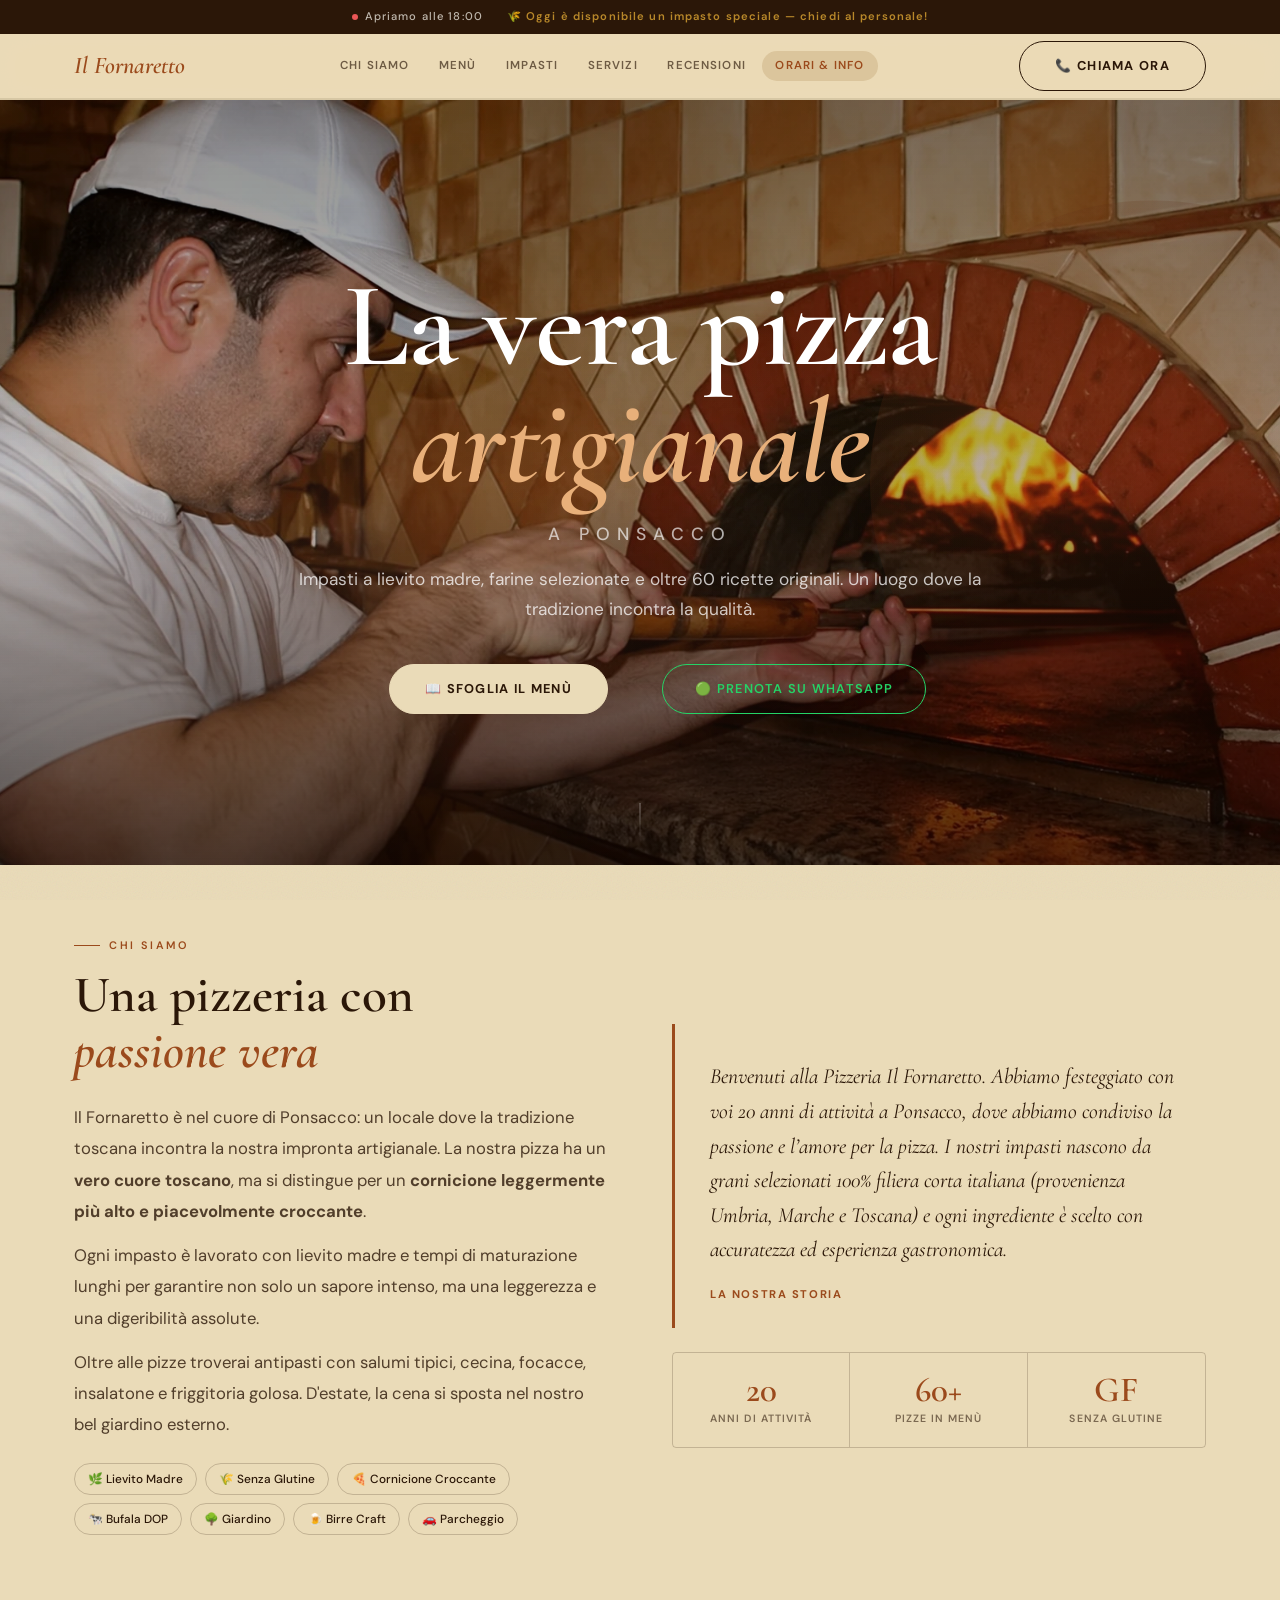
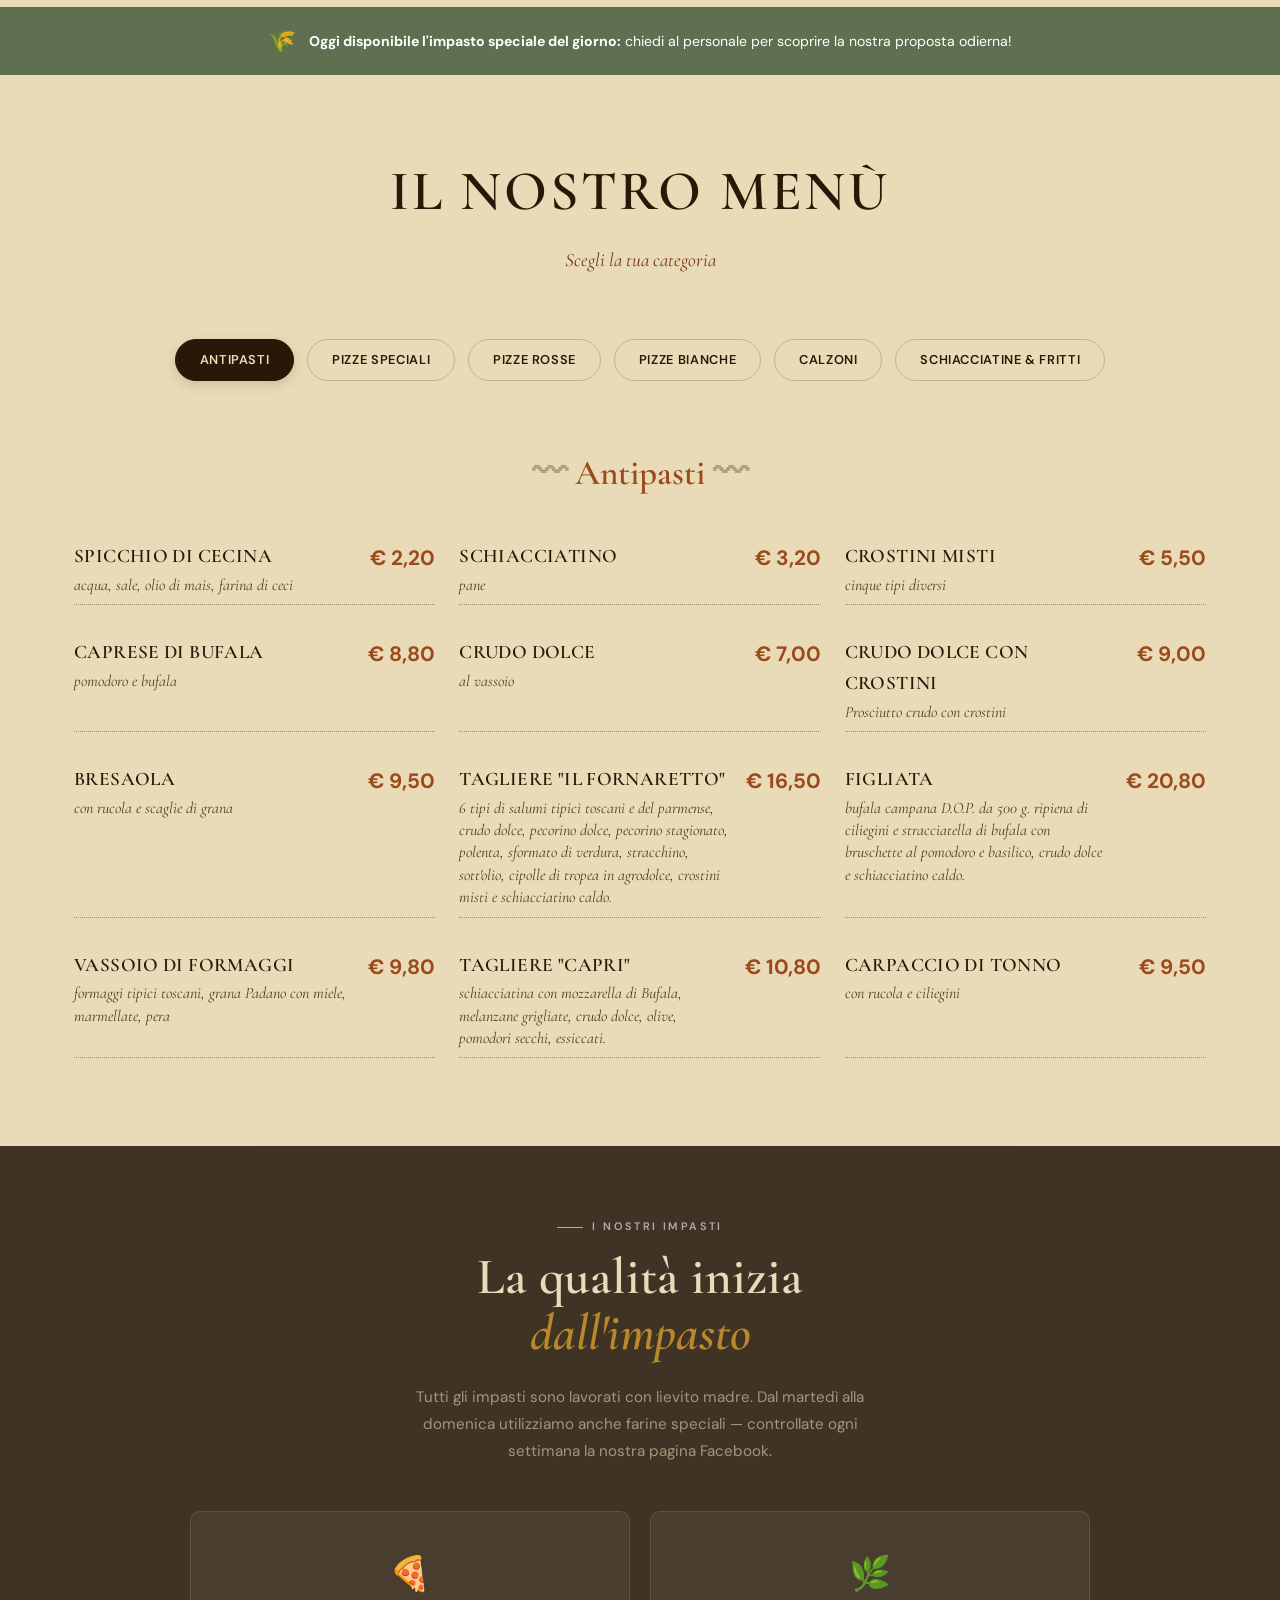
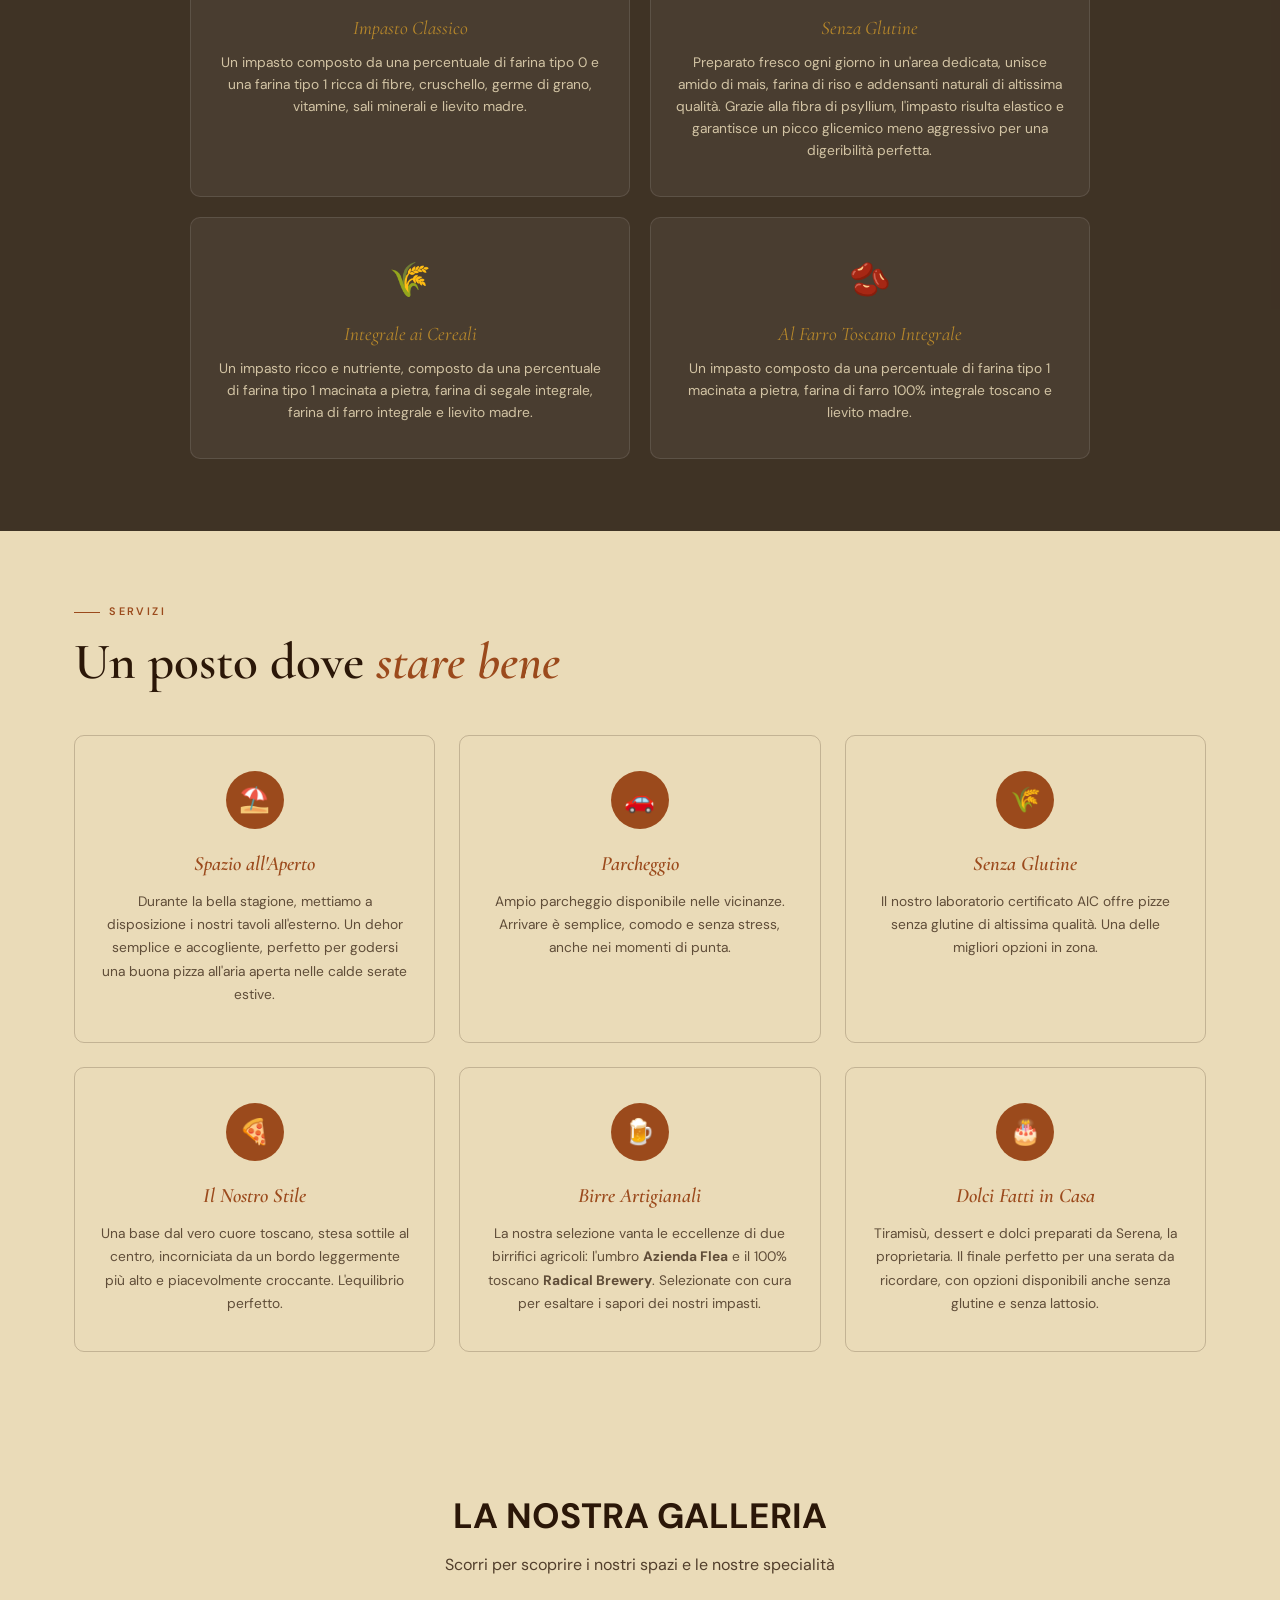
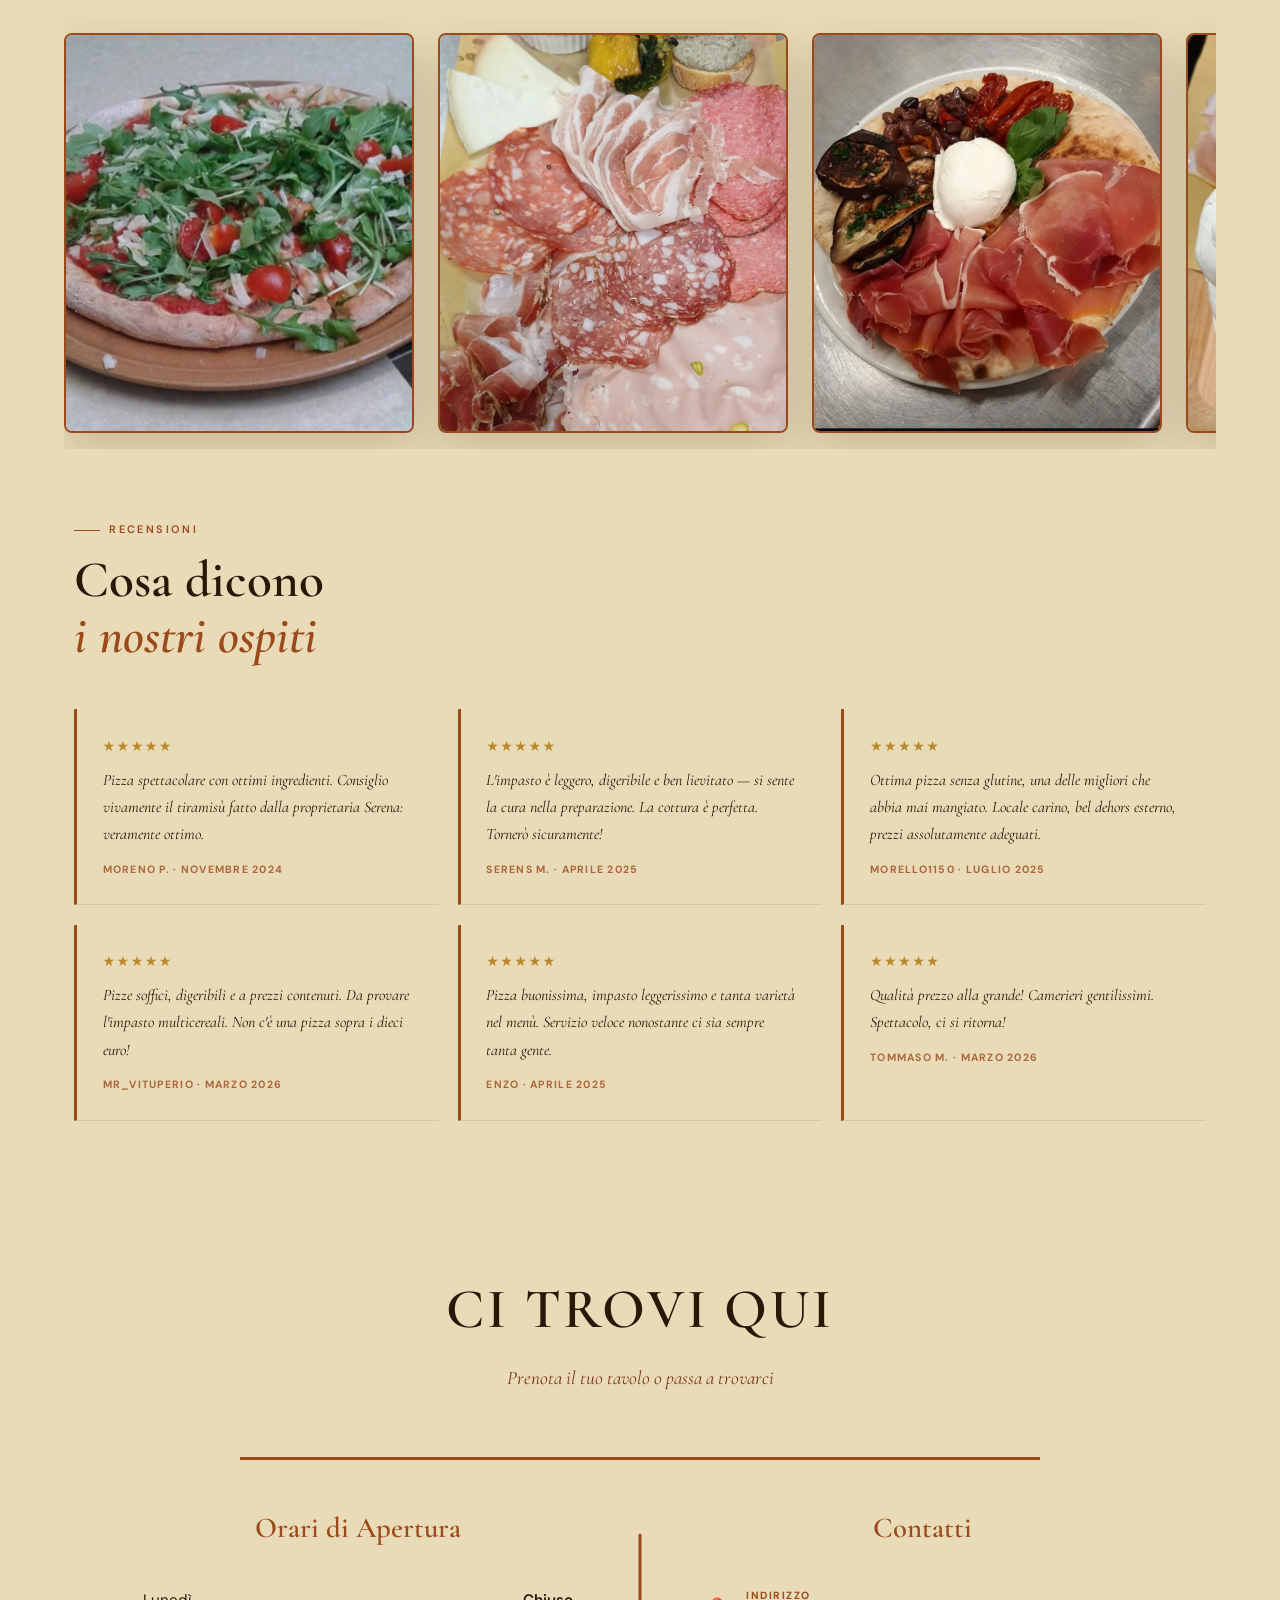
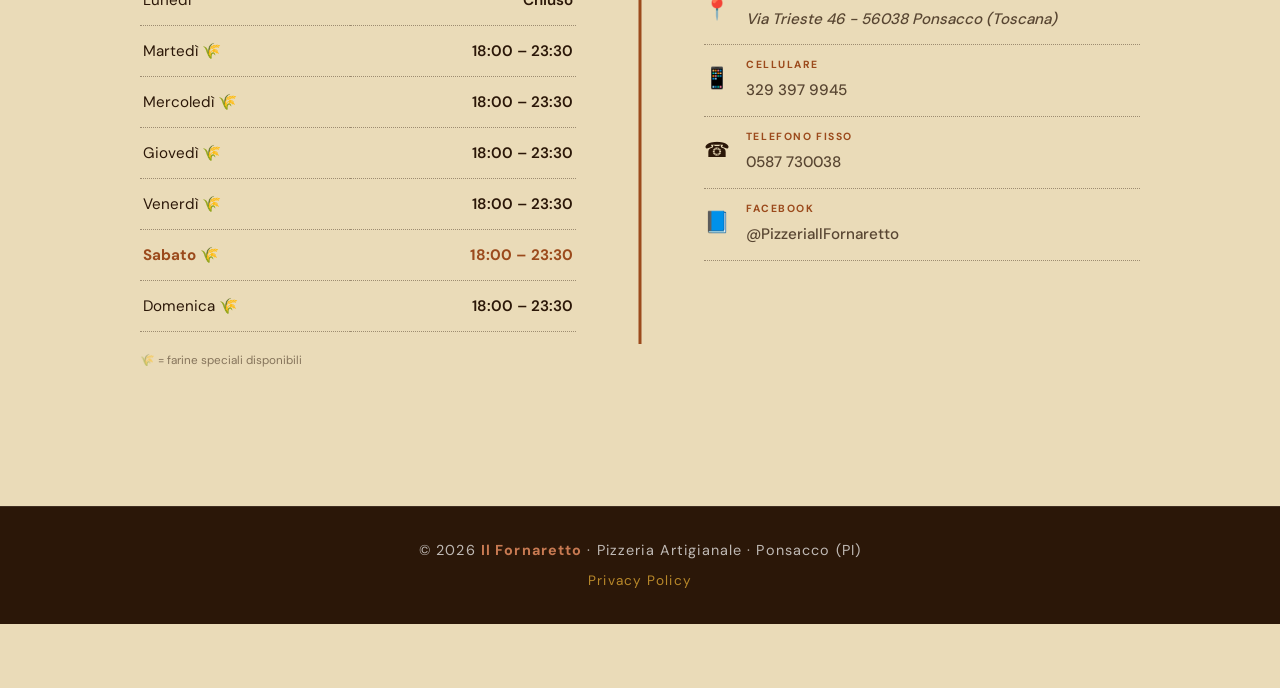
<file: index.html>
<!DOCTYPE html>
<html lang="it">
<head>
  <meta charset="UTF-8">
  <meta name="viewport" content="width=device-width, initial-scale=1.0">
  
  <link rel="canonical" href="https://ilfornarettopizzeria.it/">
  
  <link rel="icon" href="data:image/svg+xml,<svg xmlns=%22http://www.w3.org/2000/svg%22 viewBox=%220 0 100 100%22><text y=%22.9em%22 font-size=%2290%22>🍕</text></svg>">
  <link rel="apple-touch-icon" href="data:image/svg+xml,<svg xmlns=%22http://www.w3.org/2000/svg%22 viewBox=%220 0 100 100%22><text y=%22.9em%22 font-size=%2290%22>🍕</text></svg>">
  
  <link rel="preload" href="img/hero-pizza.webp" as="image">
  
  <meta name="description" content="Il Fornaretto – Pizzeria Artigianale a Ponsacco. Impasti a lievito madre, oltre 60 pizze e senza glutine certificato. Farine speciali disponibili ogni giorno.">
  <meta name="theme-color" content="#2C1A0E">
  
  <meta property="og:title" content="Il Fornaretto – Pizzeria Artigianale · Ponsacco">
  <meta property="og:description" content="La vera pizza artigianale in Toscana. Impasti a lievito madre e materie prime selezionate.">
  <meta property="og:type" content="website">
  <meta property="og:url" content="https://ilfornarettopizzeria.it/">
  <meta property="og:image" content="https://ilfornarettopizzeria.it/img/hero-pizza.webp">

  <title>Il Fornaretto – Pizzeria Artigianale · Ponsacco</title>

  <link rel="preload" href="fonts/cormorant-garamond-v21-latin-600.woff2" as="font" type="font/woff2" crossorigin>
  <link rel="preload" href="fonts/dm-sans-v17-latin-regular.woff2" as="font" type="font/woff2" crossorigin>

  <link rel="stylesheet" href="style.css">

  <script type="application/ld+json">
  {
    "@context": "https://schema.org",
    "@type": "Restaurant",
    "name": "Il Fornaretto",
    "image": "https://ilfornarettopizzeria.it/img/hero-pizza.webp",
    "url": "https://ilfornarettopizzeria.it/",
    "telephone": [
      "+393293979945",
      "0587730038"
    ],
    "priceRange": "€",
    "menu": "https://ilfornarettopizzeria.it/#menu-completo",
    "servesCuisine": "Pizza, Pizzeria Artigianale, Senza Glutine",
    "address": {
      "@type": "PostalAddress",
      "streetAddress": "Via Trieste 46",
      "addressLocality": "Ponsacco",
      "addressRegion": "PI",
      "postalCode": "56038",
      "addressCountry": "IT"
    },
    "openingHoursSpecification": [
      {
        "@type": "OpeningHoursSpecification",
        "dayOfWeek": [
          "Tuesday",
          "Wednesday",
          "Thursday",
          "Friday",
          "Saturday",
          "Sunday"
        ],
        "opens": "18:00",
        "closes": "23:30"
      }
    ],
    "sameAs": [
      "https://www.facebook.com/IlFornarettopizzeria/"
    ]
  }
  </script>
</head>
<body>

<header class="site-header">
    <div id="topbar" aria-live="polite">
      <span id="js-status" class="t-status">
        <span class="dot dot-open"></span> Aperto martedì–domenica · 18:00–23:30
      </span>
      <span id="js-flour" class="t-flour"></span>
    </div>

    <nav id="navbar" aria-label="Navigazione principale">
      <div class="container nav-inner">
        <a class="nav-logo" href="#hero" aria-label="Torna all'inizio della pagina">Il Fornaretto</a>

        <div class="nav-links" id="nav-links" role="menubar">
          <a href="#about" role="menuitem">Chi Siamo</a>
          <a href="#menu-completo" role="menuitem">Menù</a>
          <a href="#impasti" role="menuitem">Impasti</a>
          <a href="#servizi" role="menuitem">Servizi</a>
          <a href="#recensioni" role="menuitem">Recensioni</a>
          <a href="#info" role="menuitem">Orari & Info</a>
        </div>

        <div class="nav-cta">
          <a href="tel:+393293979945" class="btn btn-primary" aria-label="Chiama per prenotare">📞 Chiama Ora</a>
        </div>

        <button class="nav-toggle" id="nav-toggle" aria-label="Apri menu mobile" aria-expanded="false" aria-controls="mob-menu">
          <span></span><span></span><span></span>
        </button>
      </div>

      <div id="mob-menu" class="mob-drawer" role="navigation" aria-label="Menu mobile">
        <a href="#about">Chi Siamo</a>
        <a href="#menu-completo">Menù</a>
        <a href="#impasti">Impasti</a>
        <a href="#servizi">Servizi</a>
        <a href="#recensioni">Recensioni</a>
        <a href="#info">Orari & Info</a>
        
        <div class="mob-cta">
          <a href="tel:+393293979945" class="btn btn-primary mob-btn-full">📞 Chiama per Prenotare</a>
        </div>
      </div>
    </nav>
  </header>

<section id="hero" class="hero-section" aria-label="Introduzione">
  <div class="hero-bg" aria-hidden="true"></div>
  <div class="hero-overlay" aria-hidden="true"></div>

  <div class="hero-content">
    <h1 class="hero-h1 reveal">
      La vera pizza<br><em>artigianale</em>
      <small>a Ponsacco</small>
    </h1>

    <p class="hero-desc reveal">
      Impasti a lievito madre, farine selezionate e oltre 60 ricette originali. 
      Un luogo dove la tradizione incontra la qualità.
    </p>

    <div class="hero-btns reveal">
      <a href="#menu-completo" class="btn btn-primary">
        📖 Sfoglia il Menù
      </a>
      <button type="button" onclick="openWaModal()" class="btn btn-whatsapp">
        <span>🟢 Prenota su WhatsApp</span>
      </button>
    </div>
  </div>

  <div class="hero-scroll" aria-hidden="true">
    <div class="hero-scroll-line"></div>
  </div>
</section>

    <section class="section-pad bg-surface" id="about" aria-labelledby="about-title">
      <div class="container about-grid">
        <article class="reveal">
          <p class="eyebrow">Chi Siamo</p>
          <h2 id="about-title" class="section-title">Una pizzeria con<br><em>passione vera</em></h2>
          <div class="about-text">
            <p>Il Fornaretto è nel cuore di Ponsacco: un locale dove la tradizione toscana incontra la nostra impronta artigianale. La nostra pizza ha un <strong>vero cuore toscano</strong>, ma si distingue per un <strong>cornicione leggermente più alto e piacevolmente croccante</strong>.</p>
            <p>Ogni impasto è lavorato con lievito madre e tempi di maturazione lunghi per garantire non solo un sapore intenso, ma una leggerezza e una digeribilità assolute.</p>
            <p>Oltre alle pizze troverai antipasti con salumi tipici, cecina, focacce, insalatone e friggitoria golosa. D'estate, la cena si sposta nel nostro bel giardino esterno.</p>
          </div>
          <div class="badge-row" aria-label="I nostri punti di forza">
            <span class="chip">🌿 Lievito Madre</span>
            <span class="chip">🌾 Senza Glutine</span>
            <span class="chip">🍕 Cornicione Croccante</span>
            <span class="chip">🐄 Bufala DOP</span>
            <span class="chip">🌳 Giardino</span>
            <span class="chip">🍺 Birre Craft</span>
            <span class="chip">🚗 Parcheggio</span>
          </div>
        </article>

        <aside class="reveal">
          <div class="quote-card" style="padding-top: 2.2rem;">
            <p style="font-family: var(--fD); font-style: italic; font-size: clamp(1.1rem, 2vw, 1.35rem); line-height: 1.6; color: var(--brown);">
              Benvenuti alla Pizzeria Il Fornaretto. Abbiamo festeggiato con voi 20 anni di attività a Ponsacco, dove abbiamo condiviso la passione e l’amore per la pizza. I nostri impasti nascono da grani selezionati 100% filiera corta italiana (provenienza Umbria, Marche e Toscana) e ogni ingrediente è scelto con accuratezza ed esperienza gastronomica.
            </p>
            <cite style="display: block; font-style: normal; font-size: 0.7rem; font-weight: 700; letter-spacing: 0.14em; text-transform: uppercase; color: var(--siena); margin-top: 1.2rem;">
              La nostra Storia
            </cite>
          </div>
          
          <div class="stats-row">
            <div class="stat-cell"><div class="stat-n">20</div><div class="stat-l">Anni di attività</div></div>
            <div class="stat-cell"><div class="stat-n">60+</div><div class="stat-l">Pizze in menù</div></div>
            <div class="stat-cell"><div class="stat-n">GF</div><div class="stat-l">Senza glutine</div></div>
          </div>
        </aside>
      </div>
    </section>

    <div id="flour-banner" aria-live="polite">
      <span class="flour-icon" aria-hidden="true">🌾</span>
      <p id="flour-banner-text"></p>
    </div>

    <section class="section-pad menu-tradizionale" id="menu-completo" aria-labelledby="menu-title">
      <div class="container">
        
        <div class="menu-header-classic reveal">
          <h2 id="menu-title" class="title-vintage">Il Nostro Menù</h2>
          <p class="subtitle-vintage">Scegli la tua categoria</p>
        </div>

        <div class="menu-tabs reveal">
          <button class="menu-tab-btn active" data-target="antipasti">Antipasti</button>
          <button class="menu-tab-btn" data-target="pizze-speciali">Pizze Speciali</button>
          <button class="menu-tab-btn" data-target="pizze-rosse">Pizze Rosse</button>
          <button class="menu-tab-btn" data-target="pizze-bianche">Pizze Bianche</button>
          <button class="menu-tab-btn" data-target="calzoni">Calzoni</button>
          <button class="menu-tab-btn" data-target="schiacciatine">Schiacciatine & Fritti</button>
        </div>

        <div class="menu-category reveal active" id="antipasti">
          <h3 class="category-title">Antipasti</h3>
          <div class="mgrid">
            <article class="mitem"><div class="mi-info"><h4 class="mi-name">Spicchio di Cecina</h4><p class="mi-desc">acqua, sale, olio di mais, farina di ceci</p></div><div class="mi-price">€ 2,20</div></article>
            <article class="mitem"><div class="mi-info"><h4 class="mi-name">Schiacciatino</h4><p class="mi-desc">pane</p></div><div class="mi-price">€ 3,20</div></article>
            <article class="mitem"><div class="mi-info"><h4 class="mi-name">Crostini Misti</h4><p class="mi-desc">cinque tipi diversi</p></div><div class="mi-price">€ 5,50</div></article>
            <article class="mitem"><div class="mi-info"><h4 class="mi-name">Caprese di Bufala</h4><p class="mi-desc">pomodoro e bufala</p></div><div class="mi-price">€ 8,80</div></article>
            <article class="mitem"><div class="mi-info"><h4 class="mi-name">Crudo Dolce</h4><p class="mi-desc">al vassoio</p></div><div class="mi-price">€ 7,00</div></article>
            <article class="mitem"><div class="mi-info"><h4 class="mi-name">Crudo Dolce con Crostini</h4><p class="mi-desc">Prosciutto crudo con crostini</p></div><div class="mi-price">€ 9,00</div></article>
            <article class="mitem"><div class="mi-info"><h4 class="mi-name">Bresaola</h4><p class="mi-desc">con rucola e scaglie di grana</p></div><div class="mi-price">€ 9,50</div></article>
            <article class="mitem"><div class="mi-info"><h4 class="mi-name">Tagliere "IL FORNARETTO"</h4><p class="mi-desc">6 tipi di salumi tipici toscani e del parmense, crudo dolce, pecorino dolce, pecorino stagionato, polenta, sformato di verdura, stracchino, sott'olio, cipolle di tropea in agrodolce, crostini misti e schiacciatino caldo.</p></div><div class="mi-price">€ 16,50</div></article>
            <article class="mitem"><div class="mi-info"><h4 class="mi-name">Figliata</h4><p class="mi-desc">bufala campana D.O.P. da 500 g. ripiena di ciliegini e stracciatella di bufala con bruschette al pomodoro e basilico, crudo dolce e schiacciatino caldo.</p></div><div class="mi-price">€ 20,80</div></article>
            <article class="mitem"><div class="mi-info"><h4 class="mi-name">Vassoio di Formaggi</h4><p class="mi-desc">formaggi tipici toscani, grana Padano con miele, marmellate, pera</p></div><div class="mi-price">€ 9,80</div></article>
            <article class="mitem"><div class="mi-info"><h4 class="mi-name">Tagliere "CAPRI"</h4><p class="mi-desc">schiacciatina con mozzarella di Bufala, melanzane grigliate, crudo dolce, olive, pomodori secchi, essiccati.</p></div><div class="mi-price">€ 10,80</div></article>
            <article class="mitem"><div class="mi-info"><h4 class="mi-name">Carpaccio di Tonno</h4><p class="mi-desc">con rucola e ciliegini</p></div><div class="mi-price">€ 9,50</div></article>
          </div>
        </div>

        <div class="menu-category reveal" id="pizze-speciali">
          <h3 class="category-title">Pizze Speciali</h3>
          <div class="mgrid">
            <article class="mitem"><div class="mi-info"><h4 class="mi-name">Carbopizza</h4><p class="mi-desc">mozzarella, guanciale, crema di uovo, pecorino romano, grana e pepe nero</p></div><div class="mi-price">€ 9,80</div></article>
            <article class="mitem"><div class="mi-info"><h4 class="mi-name">Sorrentina</h4><p class="mi-desc">pomodoro, origano, crudo, olive taggiasche, mozzarella di bufala affumicata</p></div><div class="mi-price">€ 9,80</div></article>
            <article class="mitem"><div class="mi-info"><h4 class="mi-name">Mantovana</h4><p class="mi-desc">mozzarella, crema di zucca, brie, speck</p></div><div class="mi-price">€ 9,80</div></article>
            <article class="mitem"><div class="mi-info"><h4 class="mi-name">Affumicata</h4><p class="mi-desc">pomodoro, porcini, speck, mozzarella di bufala affumicata</p></div><div class="mi-price">€ 9,80</div></article>
            <article class="mitem"><div class="mi-info"><h4 class="mi-name">Ciociara</h4><p class="mi-desc">pomodoro, mozzarella, scamorza, pomodorini, porchetta</p></div><div class="mi-price">€ 9,80</div></article>
            <article class="mitem"><div class="mi-info"><h4 class="mi-name">Cuor di Bufala</h4><p class="mi-desc">pomodoro, mozzarella, basilico, burrata fresca, crudo dolce e rucola</p></div><div class="mi-price">€ 9,80</div></article>
            <article class="mitem"><div class="mi-info"><h4 class="mi-name">Porcella</h4><p class="mi-desc">bianco con porchetta, porcini, pomodori secchi e gorgonzola</p></div><div class="mi-price">€ 9,80</div></article>
            <article class="mitem"><div class="mi-info"><h4 class="mi-name">Black Angus</h4><p class="mi-desc">pomodoro, bufala, carpaccio di bovino argentino, basilico</p></div><div class="mi-price">€ 9,80</div></article>
            <article class="mitem"><div class="mi-info"><h4 class="mi-name">Gustavo</h4><p class="mi-desc">salsa di pomodori datterini gialli, ciliegini, gorgonzola, mozzarella, guanciale</p></div><div class="mi-price">€ 9,80</div></article>
          </div>
        </div>

        <div class="menu-category reveal" id="pizze-rosse">
          <h3 class="category-title">Pizze Rosse</h3>
          <div class="mgrid">
            <article class="mitem"><div class="mi-info"><h4 class="mi-name">Marinara</h4><p class="mi-desc">pomodoro, aglio, origano</p></div><div class="mi-price">€ 4,80</div></article>
            <article class="mitem"><div class="mi-info"><h4 class="mi-name">Margherita</h4><p class="mi-desc">Pomodoro, mozzarella</p></div><div class="mi-price">€ 5,80</div></article>
            <article class="mitem"><div class="mi-info"><h4 class="mi-name">Parigina</h4><p class="mi-desc">pomodoro, mozzarella, crudo dolce</p></div><div class="mi-price">€ 7,50</div></article>
            <article class="mitem"><div class="mi-info"><h4 class="mi-name">Napoletana</h4><p class="mi-desc">pomodoro, mozzarella, acciughe, capperi</p></div><div class="mi-price">€ 7,50</div></article>
            <article class="mitem"><div class="mi-info"><h4 class="mi-name">4 Stagioni</h4><p class="mi-desc">pomodoro, mozzarella, funghi, olive, cotto e carciofini</p></div><div class="mi-price">€ 7,50</div></article>
            <article class="mitem"><div class="mi-info"><h4 class="mi-name">Wurstel</h4><p class="mi-desc">pomodoro, mozzarella, wurstel</p></div><div class="mi-price">€ 7,00</div></article>
            <article class="mitem"><div class="mi-info"><h4 class="mi-name">Capricciosa</h4><p class="mi-desc">pomodoro, mozzarella, funghi, cotto, olive, carciofini, wurstel</p></div><div class="mi-price">€ 8,00</div></article>
            <article class="mitem"><div class="mi-info"><h4 class="mi-name">Cotto e Funghi</h4><p class="mi-desc">pomodoro, mozzarella, cotto, funghi</p></div><div class="mi-price">€ 7,50</div></article>
            <article class="mitem"><div class="mi-info"><h4 class="mi-name">Ai Formaggi</h4><p class="mi-desc">pomodoro, mozzarella, fontina, gorgonzola</p></div><div class="mi-price">€ 8,00</div></article>
            <article class="mitem"><div class="mi-info"><h4 class="mi-name">Buttera</h4><p class="mi-desc">pomodoro, mozzarella, scamorza, pancetta</p></div><div class="mi-price">€ 8,50</div></article>
            <article class="mitem"><div class="mi-info"><h4 class="mi-name">Caprese</h4><p class="mi-desc">pomodoro, mozzarella, ciliegini, basilico, Bufala messa a crudo, origano</p></div><div class="mi-price">€ 9,00</div></article>
            <article class="mitem"><div class="mi-info"><h4 class="mi-name">Bufalina</h4><p class="mi-desc">pomodoro, mozzarella, doppia Bufala</p></div><div class="mi-price">€ 8,00</div></article>
            <article class="mitem"><div class="mi-info"><h4 class="mi-name">Belzebù</h4><p class="mi-desc">pomodoro, mozzarella, salamino piccante, olive, scamorza, peperoncino</p></div><div class="mi-price">€ 8,50</div></article>
            <article class="mitem"><div class="mi-info"><h4 class="mi-name">Golosa</h4><p class="mi-desc">pomodoro, mozzarella, rucola, ciliegini, speck, parmigiano</p></div><div class="mi-price">€ 9,00</div></article>
            <article class="mitem"><div class="mi-info"><h4 class="mi-name">Tonno e Cipolla</h4><p class="mi-desc">pomodoro, mozzarella, tonno, cipolla</p></div><div class="mi-price">€ 8,00</div></article>
            <article class="mitem"><div class="mi-info"><h4 class="mi-name">Cacciatora</h4><p class="mi-desc">pomodoro, mozzarella, porcini, olive, crudo dolce</p></div><div class="mi-price">€ 9,00</div></article>
            <article class="mitem"><div class="mi-info"><h4 class="mi-name">IL FORNARETTO</h4><p class="mi-desc">pomodoro, mozzarella, salsiccia, stracchino, rucola, grana (Pizza Calzone)</p></div><div class="mi-price">€ 9,00</div></article>
            <article class="mitem"><div class="mi-info"><h4 class="mi-name">Rustica</h4><p class="mi-desc">pomodoro, mozzarella, cotto, cipolle, salame piccante, verdure grigliate.</p></div><div class="mi-price">€ 9,00</div></article>
            <article class="mitem"><div class="mi-info"><h4 class="mi-name">Sarda</h4><p class="mi-desc">pomodoro, mozzarella, salamino piccante, cipolla, crema del Gerrei</p></div><div class="mi-price">€ 8,50</div></article>
            <article class="mitem"><div class="mi-info"><h4 class="mi-name">Speck e Mascarpone</h4><p class="mi-desc">pomodoro, mozzarella, speck, mascarpone</p></div><div class="mi-price">€ 8,50</div></article>
            <article class="mitem"><div class="mi-info"><h4 class="mi-name">Rustichella</h4><p class="mi-desc">pomodoro, mozzarella, ciliegini, rucola, crudo dolce, grana in scaglie</p></div><div class="mi-price">€ 9,00</div></article>
            <article class="mitem"><div class="mi-info"><h4 class="mi-name">Portocervo</h4><p class="mi-desc">pomodoro, aglio, pecorino, ciliegini, rucola, carpaccio di tonno, origano</p></div><div class="mi-price">€ 9,50</div></article>
            <article class="mitem"><div class="mi-info"><h4 class="mi-name">Costa Smeralda</h4><p class="mi-desc">pomodoro, mozzarella, crema Gerrei, crudo dolce</p></div><div class="mi-price">€ 8,50</div></article>
            <article class="mitem"><div class="mi-info"><h4 class="mi-name">Aspromonte</h4><p class="mi-desc">pomodoro, mozzarella, Bufala, 'nduja calabra</p></div><div class="mi-price">€ 8,50</div></article>
            <article class="mitem"><div class="mi-info"><h4 class="mi-name">Contadina</h4><p class="mi-desc">pomodoro, mozzarella, cipolla, salsiccia fresca</p></div><div class="mi-price">€ 8,00</div></article>
            <article class="mitem"><div class="mi-info"><h4 class="mi-name">Salsiccia e Funghi</h4><p class="mi-desc">pomodoro, mozzarella, salsiccia, funghi</p></div><div class="mi-price">€ 8,00</div></article>
            <article class="mitem"><div class="mi-info"><h4 class="mi-name">Diavola</h4><p class="mi-desc">Pomodoro, mozzarella, salamino piccante</p></div><div class="mi-price">€ 7,50</div></article>
            <article class="mitem"><div class="mi-info"><h4 class="mi-name">Garfagnina</h4><p class="mi-desc">Pomodoro, mozzarella, porcini, salsiccia</p></div><div class="mi-price">€ 9,00</div></article>
            <article class="mitem"><div class="mi-info"><h4 class="mi-name">Maialona</h4><p class="mi-desc">Pomodoro, mozzarella, misto salumi di maiale</p></div><div class="mi-price">€ 9,00</div></article>
            <article class="mitem"><div class="mi-info"><h4 class="mi-name">Vegetariana</h4><p class="mi-desc">Pomodoro, mozzarella, verdure grigliate, olive, carciofini</p></div><div class="mi-price">€ 8,50</div></article>
            <article class="mitem"><div class="mi-info"><h4 class="mi-name">Ai Frutti di Mare</h4><p class="mi-desc">Pomodoro, mozzarella, frutti di mare misti</p></div><div class="mi-price">€ 9,00</div></article>
            <article class="mitem"><div class="mi-info"><h4 class="mi-name">Bella Napoli</h4><p class="mi-desc">Pomodoro, mozzarella, doppia Bufala, ciliegini, basilico</p></div><div class="mi-price">€ 8,50</div></article>
          </div>
          <p class="menu-note">* MOZZARELLA SENZA LATTOSIO o MOZZARELLA VEGETALE su richiesta.</p>
        </div>

        <div class="menu-category reveal" id="pizze-bianche">
          <h3 class="category-title">Pizze Bianche</h3>
          <div class="mgrid">
            <article class="mitem"><div class="mi-info"><h4 class="mi-name">Biancaneve</h4><p class="mi-desc">doppia mozzarella, origano</p></div><div class="mi-price">€ 6,50</div></article>
            <article class="mitem"><div class="mi-info"><h4 class="mi-name">Deliziosa</h4><p class="mi-desc">mozzarella, pecorino, cotto, olive, carciofini</p></div><div class="mi-price">€ 8,50</div></article>
            <article class="mitem"><div class="mi-info"><h4 class="mi-name">Abbruzzese</h4><p class="mi-desc">mozzarella, scamorza, ventricina</p></div><div class="mi-price">€ 8,50</div></article>
            <article class="mitem"><div class="mi-info"><h4 class="mi-name">Amalfitana</h4><p class="mi-desc">doppia mozzarella di Bufala, ciliegini, prosciutto crudo dolce</p></div><div class="mi-price">€ 9,00</div></article>
            <article class="mitem"><div class="mi-info"><h4 class="mi-name">Cortina</h4><p class="mi-desc">mozzarella, rucola, bresaola</p></div><div class="mi-price">€ 9,00</div></article>
            <article class="mitem"><div class="mi-info"><h4 class="mi-name">Crudaiola</h4><p class="mi-desc">mozzarella, ciliegini, rucola, grana, prosciutto crudo dolce</p></div><div class="mi-price">€ 9,00</div></article>
            <article class="mitem"><div class="mi-info"><h4 class="mi-name">Norma</h4><p class="mi-desc">mozzarella, melanzane, ciliegini, rucola, pecorino</p></div><div class="mi-price">€ 8,50</div></article>
            <article class="mitem"><div class="mi-info"><h4 class="mi-name">Paesana</h4><p class="mi-desc">mozzarella, ciliegini, salsiccia, rucola, stracchino</p></div><div class="mi-price">€ 9,00</div></article>
            <article class="mitem"><div class="mi-info"><h4 class="mi-name">Palombina</h4><p class="mi-desc">mozzarella, mascarpone, salmone, rucola</p></div><div class="mi-price">€ 9,50</div></article>
            <article class="mitem"><div class="mi-info"><h4 class="mi-name">Patatosa</h4><p class="mi-desc">mozzarella, patatine, wurstel, ketchup</p></div><div class="mi-price">€ 8,00</div></article>
            <article class="mitem"><div class="mi-info"><h4 class="mi-name">Giorgia *</h4><p class="mi-desc">mozzarella, asparagi, gamberetti</p></div><div class="mi-price">€ 9,50</div></article>
            <article class="mitem"><div class="mi-info"><h4 class="mi-name">Suprema</h4><p class="mi-desc">mozzarella, pesto, grana, mortadella al pistacchio, granella di pistacchio</p></div><div class="mi-price">€ 9,00</div></article>
            <article class="mitem"><div class="mi-info"><h4 class="mi-name">Trevisana</h4><p class="mi-desc">mozzarella, briè, radicchio rosso, speck</p></div><div class="mi-price">€ 9,00</div></article>
            <article class="mitem"><div class="mi-info"><h4 class="mi-name">Pulcinella</h4><p class="mi-desc">mozzarella, friarielli, scamorza, salsiccia</p></div><div class="mi-price">€ 9,00</div></article>
            <article class="mitem"><div class="mi-info"><h4 class="mi-name">Gio di Galletto</h4><p class="mi-desc">mozzarella, porcini, lardo di Colonnata, noci, grana</p></div><div class="mi-price">€ 9,00</div></article>
          </div>
          <p class="menu-note">* Prodotto con componenti surgelati.</p>
        </div>

        <div class="menu-category reveal" id="calzoni">
          <h3 class="category-title">Calzoni</h3>
          <div class="mgrid">
            <article class="mitem"><div class="mi-info"><h4 class="mi-name">Semplice</h4><p class="mi-desc">mozzarella, cotto</p></div><div class="mi-price">€ 7,50</div></article>
            <article class="mitem"><div class="mi-info"><h4 class="mi-name">Cotto e Funghi</h4><p class="mi-desc">mozzarella, cotto, champignon</p></div><div class="mi-price">€ 7,50</div></article>
            <article class="mitem"><div class="mi-info"><h4 class="mi-name">Farcito</h4><p class="mi-desc">mozzarella, cotto, funghi, carciofi, olive nere, wurstel</p></div><div class="mi-price">€ 8,50</div></article>
            <article class="mitem"><div class="mi-info"><h4 class="mi-name">Diavola</h4><p class="mi-desc">mozzarella, pomodoro, pecorino, peperoni, salamino piccante</p></div><div class="mi-price">€ 8,50</div></article>
          </div>
        </div>

        <div class="menu-category reveal" id="schiacciatine">
          <h3 class="category-title">Schiacciatine</h3>
          <div class="mgrid">
            <article class="mitem"><div class="mi-info"><h4 class="mi-name">Cotto e Mozzarella</h4><p class="mi-desc">cotto, mozzarella</p></div><div class="mi-price">€ 7,00</div></article>
            <article class="mitem"><div class="mi-info"><h4 class="mi-name">Crudo e Mozzarella</h4><p class="mi-desc">prosciutto crudo dolce, mozzarella</p></div><div class="mi-price">€ 7,50</div></article>
            <article class="mitem"><div class="mi-info"><h4 class="mi-name">Pane Arabo</h4><p class="mi-desc">mozzarella, lattuga, pomodoro, crudo dolce</p></div><div class="mi-price">€ 8,50</div></article>
            <article class="mitem"><div class="mi-info"><h4 class="mi-name">IL FORNARETTO</h4><p class="mi-desc">mozzarella, porcini, crema di noci, rucola, crudo dolce, grana</p></div><div class="mi-price">€ 9,00</div></article>
            <article class="mitem"><div class="mi-info"><h4 class="mi-name">Estivo</h4><p class="mi-desc">mozzarella, pomodoro a fette, insalata, tonno, maionese</p></div><div class="mi-price">€ 9,00</div></article>
          </div>
          
          <h3 class="category-title" style="margin-top: 3rem;">Fritti</h3>
          <div class="mgrid">
            <article class="mitem"><div class="mi-info"><h4 class="mi-name">Patatine*</h4><p class="mi-desc">con ketchup e maionese</p></div><div class="mi-price">€ 4,20</div></article>
            <article class="mitem"><div class="mi-info"><h4 class="mi-name">Crocchette di Patate*</h4><p class="mi-desc"></p></div><div class="mi-price">€ 5,00</div></article>
            <article class="mitem"><div class="mi-info"><h4 class="mi-name">Verdure Miste</h4><p class="mi-desc"></p></div><div class="mi-price">€ 6,00</div></article>
            <article class="mitem"><div class="mi-info"><h4 class="mi-name">Olive all'Ascolana*</h4><p class="mi-desc"></p></div><div class="mi-price">€ 5,00</div></article>
          </div>
          <p class="menu-note">* Prodotto surgelato.</p>
        </div>

      </div>
    </section>

    <section class="section-pad bg-image-parallax" id="impasti" aria-labelledby="impasti-title">
      <div class="container">
        <p class="eyebrow reveal" style="color:rgba(250,246,239,.62);justify-content:center">I Nostri Impasti</p>
        <h2 id="impasti-title" class="section-title reveal" style="text-align:center;color:var(--bg)">La qualità inizia<br><em style="color:var(--gold)">dall'impasto</em></h2>
        <p style="text-align:center;max-width:50ch;margin:0 auto;opacity:.58;font-size:.95rem;line-height:1.8;color:var(--bg)" class="reveal">
          Tutti gli impasti sono lavorati con lievito madre. Dal martedì alla domenica utilizziamo anche farine speciali — controllate ogni settimana la nostra pagina Facebook.
        </p>

        <div class="igrid reveal">
          <div class="icard">
            <img src="img/impasto-classico.webp" class="icard-bg" loading="lazy" alt="" aria-hidden="true">
            <div class="icard-content">
              <span class="ic" aria-hidden="true">🍕</span>
              <div class="icard-name">Impasto Classico</div>
              <div class="icard-desc">Un impasto composto da una percentuale di farina tipo 0 e una farina tipo 1 ricca di fibre, cruschello, germe di grano, vitamine, sali minerali e lievito madre.</div>
            </div>
          </div>

          <div class="icard">
            <img src="img/foto-senza-glutine.webp" class="icard-bg" loading="lazy" alt="" aria-hidden="true">
            <div class="icard-content">
              <span class="ic" aria-hidden="true">🌿</span>
              <div class="icard-name">Senza Glutine</div>
              <div class="icard-desc">Preparato fresco ogni giorno in un'area dedicata, unisce amido di mais, farina di riso e addensanti naturali di altissima qualità. Grazie alla fibra di psyllium, l'impasto risulta elastico e garantisce un picco glicemico meno aggressivo per una digeribilità perfetta.</div>
            </div>
          </div>

          <div class="icard">
            <img src="img/cereali.webp" class="icard-bg" loading="lazy" alt="" aria-hidden="true">
            <div class="icard-content">
              <span class="ic" aria-hidden="true">🌾</span>
              <div class="icard-name">Integrale ai Cereali</div>
              <div class="icard-desc">Un impasto ricco e nutriente, composto da una percentuale di farina tipo 1 macinata a pietra, farina di segale integrale, farina di farro integrale e lievito madre.</div>
            </div>
          </div>

          <div class="icard">
            <img src="img/toscano.webp" class="icard-bg" loading="lazy" alt="" aria-hidden="true">
            <div class="icard-content">
              <span class="ic" aria-hidden="true">🫘</span>
              <div class="icard-name">Al Farro Toscano Integrale</div>
              <div class="icard-desc">Un impasto composto da una percentuale di farina tipo 1 macinata a pietra, farina di farro 100% integrale toscano e lievito madre.</div>
            </div>
          </div>
        </div>
      </div>
    </section>

    <section class="section-pad bg-surface" id="servizi" aria-labelledby="servizi-title">
      <div class="container">
        <p class="eyebrow reveal">Servizi</p>
        <h2 id="servizi-title" class="section-title reveal">Un posto dove <em>stare bene</em></h2>

        <div class="sgrid">
          <article class="scard reveal">
            <img src="img/giardino.webp" class="scard-bg" loading="lazy" alt="" aria-hidden="true">
            <div class="scard-content">
              <div class="scard-icon" aria-hidden="true">⛱️</div>
              <h3 class="scard-title">Spazio all'Aperto</h3>
              <p class="scard-desc">Durante la bella stagione, mettiamo a disposizione i nostri tavoli all'esterno. Un dehor semplice e accogliente, perfetto per godersi una buona pizza all'aria aperta nelle calde serate estive.</p>
            </div>
          </article>

          <article class="scard reveal">
            <img src="img/parcheggio.webp" class="scard-bg" loading="lazy" alt="" aria-hidden="true">
            <div class="scard-content">
              <div class="scard-icon" aria-hidden="true">🚗</div>
              <h3 class="scard-title">Parcheggio</h3>
              <p class="scard-desc">Ampio parcheggio disponibile nelle vicinanze. Arrivare è semplice, comodo e senza stress, anche nei momenti di punta.</p>
            </div>
          </article>

          <article class="scard reveal">
            <img src="img/foto-senza-glutine.webp" class="scard-bg" loading="lazy" alt="" aria-hidden="true">
            <div class="scard-content">
              <div class="scard-icon" aria-hidden="true">🌾</div>
              <h3 class="scard-title">Senza Glutine</h3>
              <p class="scard-desc">Il nostro laboratorio certificato AIC offre pizze senza glutine di altissima qualità. Una delle migliori opzioni in zona.</p>
            </div>
          </article>

          <article class="scard reveal">
            <img src="img/stile.webp" class="scard-bg" loading="lazy" alt="" aria-hidden="true">
            <div class="scard-content">
              <div class="scard-icon" aria-hidden="true">🍕</div>
              <h3 class="scard-title">Il Nostro Stile</h3>
              <p class="scard-desc">Una base dal vero cuore toscano, stesa sottile al centro, incorniciata da un bordo leggermente più alto e piacevolmente croccante. L'equilibrio perfetto.</p>
            </div>
          </article>

          <article class="scard reveal">
            <img src="img/birre.webp" class="scard-bg" loading="lazy" alt="" aria-hidden="true">
            <div class="scard-content">
              <div class="scard-icon" aria-hidden="true">🍺</div>
              <h3 class="scard-title">Birre Artigianali</h3>
              <p class="scard-desc">La nostra selezione vanta le eccellenze di due birrifici agricoli: l'umbro <strong>Azienda Flea</strong> e il 100% toscano <strong>Radical Brewery</strong>. Selezionate con cura per esaltare i sapori dei nostri impasti.</p>
            </div>
          </article>

          <article class="scard reveal">
            <img src="img/dolce.webp" class="scard-bg" loading="lazy" alt="" aria-hidden="true">
            <div class="scard-content">
              <div class="scard-icon" aria-hidden="true">🎂</div>
              <h3 class="scard-title">Dolci Fatti in Casa</h3>
              <p class="scard-desc">Tiramisù, dessert e dolci preparati da Serena, la proprietaria. Il finale perfetto per una serata da ricordare, con opzioni disponibili anche senza glutine e senza lattosio.</p>
            </div>
          </article>
        </div>
      </div>
    </section>

    <section id="galleria" style="padding: 4rem 0; background: var(--bg);">
      <div class="container" style="max-width: 1200px; margin: 0 auto; padding: 0 1.5rem; text-align: center;">
        
        <h2 style="font-family: var(--fB); font-size: 2.2rem; color: var(--brown); margin-bottom: 0.5rem; text-transform: uppercase;">
          La Nostra Galleria
        </h2>
        <p style="color: var(--brown); opacity: 0.8; margin-bottom: 2.5rem; font-size: 1rem;">
          Scorri per scoprire i nostri spazi e le nostre specialità
        </p>
        
<div class="slider-wrapper">
          <div class="slider-container">
            
            <div class="slider-card">
              <img src="img/rucola.webp" alt="Pizza artigianale con rucola, pomodorini e grana" loading="lazy">
            </div>
            
            <div class="slider-card">
              <img src="img/antipasto.webp" alt="Ricco tagliere di salumi toscani e formaggi" loading="lazy">
            </div>
            
            <div class="slider-card">
              <img src="img/schiacciatino.webp" alt="Schiacciatina con prosciutto crudo, burrata e verdure grigliate" loading="lazy">
            </div>
            
            <div class="slider-card">
              <img src="img/figliata.webp" alt="Prosciutto crudo dolce con mozzarella fresca" loading="lazy">
            </div>

            <div class="slider-card">
              <img src="img/tiramisu.webp" alt="Il nostro famoso Tiramisù fatto in casa" loading="lazy">
            </div>
          
          </div>
        </div>
      </div>
    <section class="section-pad" id="recensioni" aria-labelledby="recensioni-title">
      <div class="container">
        <p class="eyebrow reveal">Recensioni</p>
        <h2 id="recensioni-title" class="section-title reveal">Cosa dicono<br><em>i nostri ospiti</em></h2>

        <div class="rgrid">
          <article class="rcard reveal">
             <div class="r-stars" role="img" aria-label="Valutazione: 5 stelle su 5">★★★★★</div>
            <p class="r-text">Pizza spettacolare con ottimi ingredienti. Consiglio vivamente il tiramisù fatto dalla proprietaria Serena: veramente ottimo.</p>
            <div class="r-auth">Moreno P. · Novembre 2024</div>
          </article>
          <article class="rcard reveal">
             <div class="r-stars" role="img" aria-label="Valutazione: 5 stelle su 5">★★★★★</div>
            <p class="r-text">L'impasto è leggero, digeribile e ben lievitato — si sente la cura nella preparazione. La cottura è perfetta. Tornerò sicuramente!</p>
            <div class="r-auth">Serens M. · Aprile 2025</div>
          </article>
          <article class="rcard reveal">
             <div class="r-stars" role="img" aria-label="Valutazione: 5 stelle su 5">★★★★★</div>
            <p class="r-text">Ottima pizza senza glutine, una delle migliori che abbia mai mangiato. Locale carino, bel dehors esterno, prezzi assolutamente adeguati.</p>
            <div class="r-auth">morello1150 · Luglio 2025</div>
          </article>
          <article class="rcard reveal">
             <div class="r-stars" role="img" aria-label="Valutazione: 5 stelle su 5">★★★★★</div>
            <p class="r-text">Pizze soffici, digeribili e a prezzi contenuti. Da provare l'impasto multicereali. Non c'è una pizza sopra i dieci euro!</p>
            <div class="r-auth">Mr_Vituperio · Marzo 2026</div>
          </article>
          <article class="rcard reveal">
             <div class="r-stars" role="img" aria-label="Valutazione: 5 stelle su 5">★★★★★</div>
            <p class="r-text">Pizza buonissima, impasto leggerissimo e tanta varietà nel menù. Servizio veloce nonostante ci sia sempre tanta gente.</p>
            <div class="r-auth">Enzo · Aprile 2025</div>
          </article>
          <article class="rcard reveal">
             <div class="r-stars" role="img" aria-label="Valutazione: 5 stelle su 5">★★★★★</div>
            <p class="r-text">Qualità prezzo alla grande! Camerieri gentilissimi. Spettacolo, ci si ritorna!</p>
            <div class="r-auth">Tommaso M. · Marzo 2026</div>
          </article>
        </div>
      </div>
    </section>

    <section class="section-pad menu-tradizionale" id="info" aria-label="Informazioni e Orari">
      <div class="container">
        
        <div class="menu-header-classic reveal">
          <h2 class="title-vintage">Ci Trovi Qui</h2>
          <p class="subtitle-vintage">Prenota il tuo tavolo o passa a trovarci</p>
        </div>

        <div class="info-unified reveal">
          <div class="info-col">
            <h3 class="category-title" style="margin-top:0;">Orari di Apertura</h3>
            <table class="htable-light" id="htable" aria-label="Orari di apertura">
              <tbody>
                <tr data-day="1"><td>Lunedì</td><td>Chiuso</td></tr>
                <tr data-day="2"><td>Martedì <span aria-hidden="true">🌾</span></td><td>18:00 – 23:30</td></tr>
                <tr data-day="3"><td>Mercoledì <span aria-hidden="true">🌾</span></td><td>18:00 – 23:30</td></tr>
                <tr data-day="4"><td>Giovedì <span aria-hidden="true">🌾</span></td><td>18:00 – 23:30</td></tr>
                <tr data-day="5"><td>Venerdì <span aria-hidden="true">🌾</span></td><td>18:00 – 23:30</td></tr>
                <tr data-day="6"><td>Sabato <span aria-hidden="true">🌾</span></td><td>18:00 – 23:30</td></tr>
                <tr data-day="0"><td>Domenica <span aria-hidden="true">🌾</span></td><td>18:00 – 23:30</td></tr>
              </tbody>
            </table>
            <p class="menu-note" style="border: none; padding-top: 0;">🌾 = farine speciali disponibili</p>
          </div>

          <div class="info-col">
            <h3 class="category-title" style="margin-top:0;">Contatti</h3>
            <ul class="clist-light">
              <li class="citem">
                <span class="citem-icon" aria-hidden="true">📍</span>
                <div>
                  <span class="citem-label">Indirizzo</span>
                  <address class="citem-val">
                    <a href="https://www.google.com/maps/search/?api=1&query=Pizzeria+Il+Fornaretto+Ponsacco+Via+Trieste+46" target="_blank" rel="noopener noreferrer">
                      Via Trieste 46 - 56038 Ponsacco (Toscana)
                    </a>
                  </address>
                </div>
              </li>
              <li class="citem">
                <span class="citem-icon" aria-hidden="true">📱</span>
                <div>
                  <span class="citem-label">Cellulare</span>
                  <span class="citem-val"><a href="tel:+393293979945">329 397 9945</a></span>
                </div>
              </li>
              <li class="citem">
                <span class="citem-icon" aria-hidden="true">☎️</span>
                <div>
                  <span class="citem-label">Telefono Fisso</span>
                  <span class="citem-val"><a href="tel:0587730038">0587 730038</a></span>
                </div>
              </li>
              <li class="citem">
                <span class="citem-icon" aria-hidden="true">📘</span>
                <div>
                  <span class="citem-label">Facebook</span>
                  <span class="citem-val"><a href="https://www.facebook.com/IlFornarettopizzeria/" target="_blank" rel="noopener noreferrer">@PizzeriaIlFornaretto</a></span>
                </div>
              </li>
            </ul>
          </div>
        </div>
      </div>
    </section>
  </main>

<footer class="site-footer" style="text-align: center; padding: 2rem 1rem; border-top: 1px solid rgba(255,255,255,0.1); margin-top: 4rem;">
  <div class="container">
    <p style="margin-bottom: 0.5rem; color: rgba(255,255,255,0.7); font-size: 0.9rem;">
      © 2026 <strong>Il Fornaretto</strong> · Pizzeria Artigianale · Ponsacco (PI)
    </p>
    <p style="font-size: 0.85rem;">
      <a href="https://ilfornarettopizzeria.it/privacy.html" style="color: var(--gold); text-decoration: none;">Privacy Policy</a>
    </p>
  </div>
</footer>

<script src="script.js" defer></script>

<div id="wa-modal" class="wa-modal-overlay" aria-hidden="true">
        <div class="wa-modal-dialog">
          <button type="button" class="wa-modal-close" onclick="closeWaModal()" aria-label="Chiudi">×</button>
          <h4 class="wa-booking-title">Prenota il tuo tavolo</h4>
          
          <div class="wa-input-group">
            <label for="wa-name">Nome e Cognome</label>
            <input type="text" id="wa-name" placeholder="Es. Mario Rossi" required>
          </div>

          <div class="wa-row">
            <div class="wa-col">
              <label for="wa-date">Data</label>
              <input type="date" id="wa-date" required>
            </div>
            <div class="wa-col">
              <label for="wa-time">Ora</label>
              <input type="time" id="wa-time" min="18:00" max="23:30" value="19:30" required>
            </div>
          </div>

          <div class="wa-input-group">
            <label for="wa-people">Persone</label>
            <select id="wa-people">
              <option value="1 persona">1 persona</option>
              <option value="2 persone" selected>2 persone</option>
              <option value="3 persone">3 persone</option>
              <option value="4 persone">4 persone</option>
              <option value="5 persone">5 persone</option>
              <option value="6 persone">6 persone</option>
              <option value="7+ persone">7+ persone (tavolata)</option>
            </select>
          </div>

          <button type="button" onclick="sendWhatsAppBooking()" class="btn btn-whatsapp wa-submit-btn">
            <span>🟢 Invia su WhatsApp</span>
          </button>

          <button type="button" onclick="sendDirectWhatsApp()" class="wa-skip-btn">
            Continua senza compilare →
          </button>
        </div>
      </div>
</body>
</html>
</file>
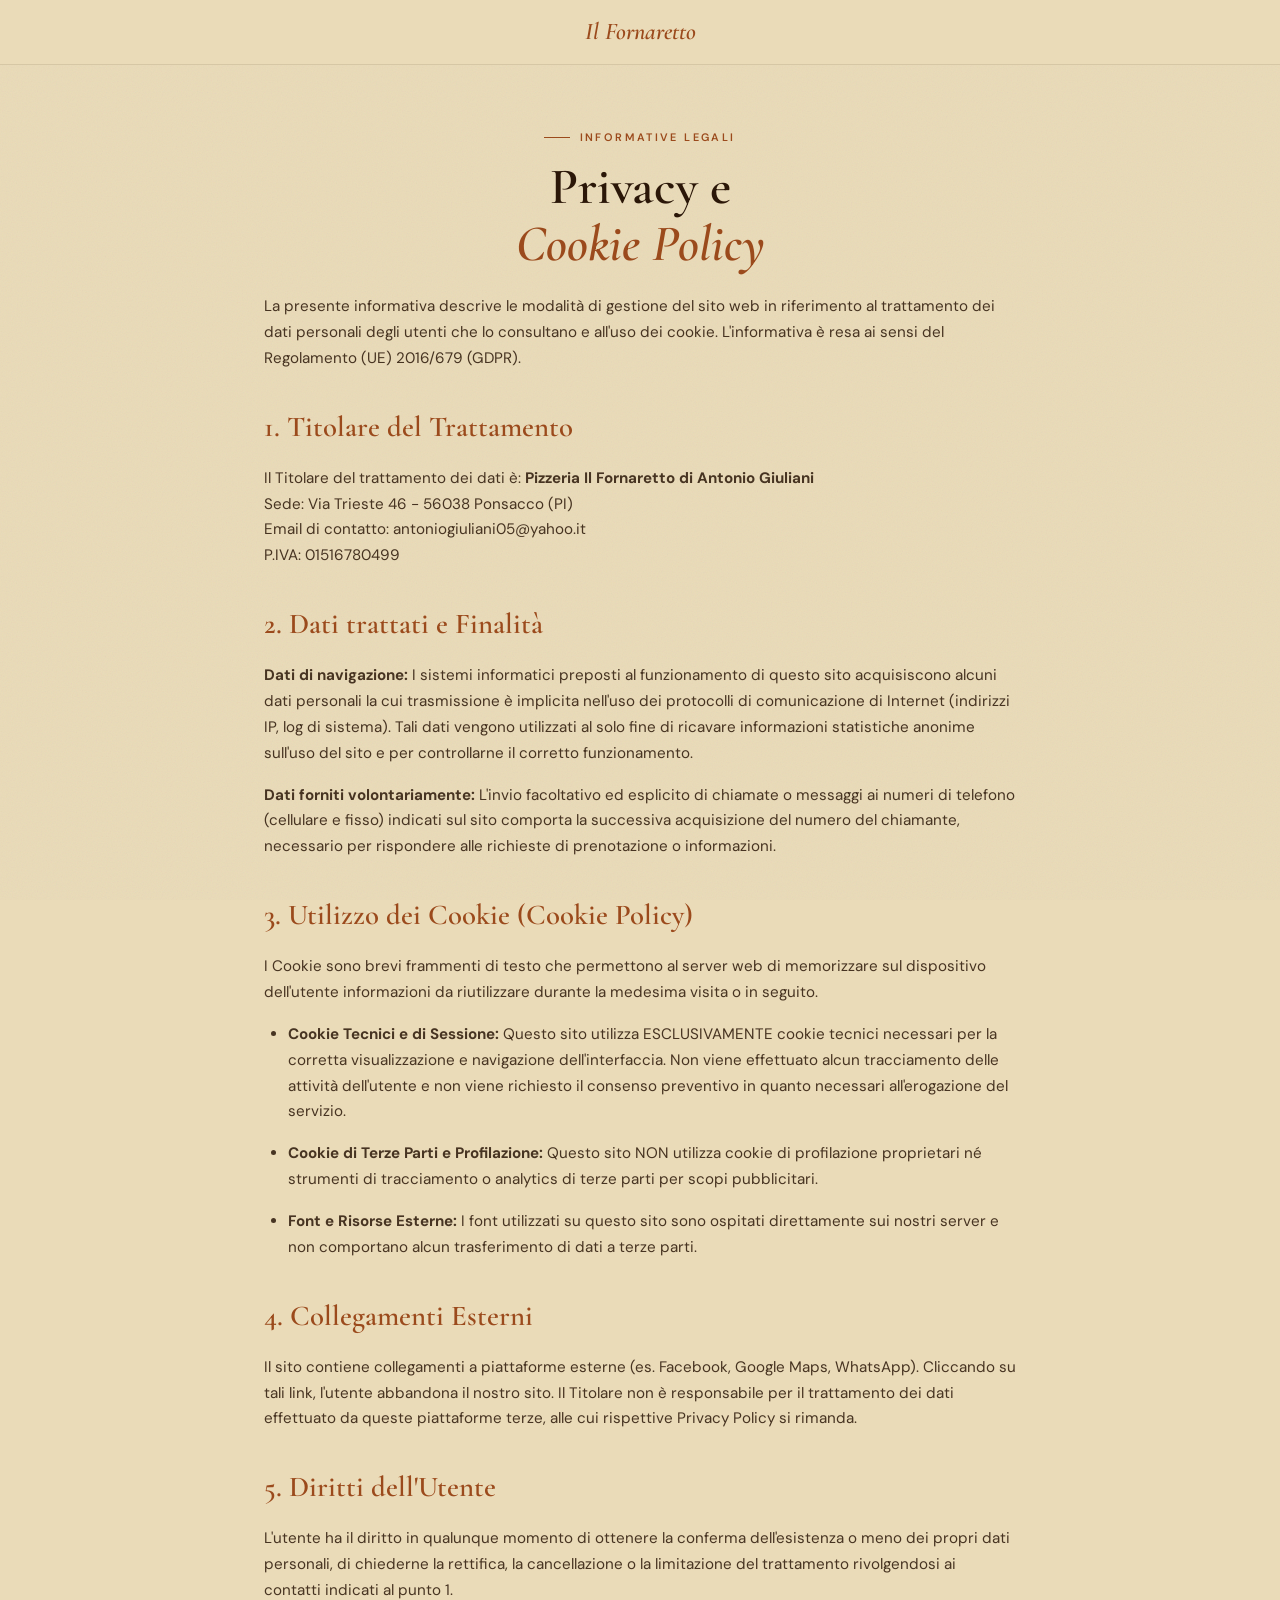
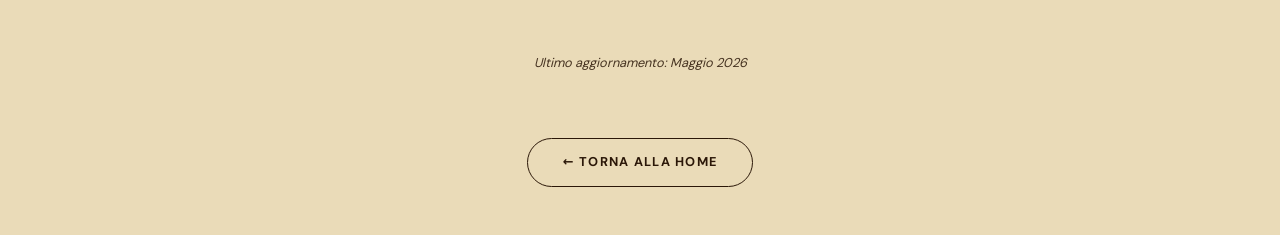
<file: privacy.html>
<!DOCTYPE html>
<html lang="it">
<head>
  <meta charset="UTF-8">
  <meta name="viewport" content="width=device-width, initial-scale=1.0">
  
  <title>Privacy & Cookie Policy | Il Fornaretto</title>
  <meta name="description" content="Informativa sulla privacy e trattamento dei dati personali per i clienti de Il Fornaretto Pizzeria a Ponsacco.">

  <link rel="stylesheet" href="style.css">
  <style>
    .policy-container { max-width: 800px; margin: 4rem auto; padding: 0 1.5rem; }
    .policy-content h2 { font-family: var(--fD); color: var(--siena); margin: 2rem 0 1rem; font-size: 1.8rem; }
    .policy-content p, .policy-content li { font-size: 0.95rem; margin-bottom: 1rem; opacity: 0.85; line-height: 1.7; }
    .policy-content ul { margin-left: 1.5rem; margin-bottom: 1.5rem; list-style-type: disc; }
  </style>
</head>
<body>

  <header class="site-header">
    <nav id="navbar" style="background: var(--bg); border-bottom: 1px solid rgba(43,23,8,0.1);">
      <div class="container nav-inner" style="justify-content: center;">
        <a class="nav-logo" href="index.html">Il Fornaretto</a>
      </div>
    </nav>
  </header>

  <main class="policy-container">
    <p class="eyebrow" style="justify-content: center;">Informative Legali</p>
    <h1 class="section-title" style="text-align: center;">Privacy e <br><em>Cookie Policy</em></h1>
    
    <div class="policy-content">
      <p>La presente informativa descrive le modalità di gestione del sito web in riferimento al trattamento dei dati personali degli utenti che lo consultano e all'uso dei cookie. L'informativa è resa ai sensi del Regolamento (UE) 2016/679 (GDPR).</p>

      <h2>1. Titolare del Trattamento</h2>
      <p>Il Titolare del trattamento dei dati è: <strong>Pizzeria Il Fornaretto di Antonio Giuliani</strong><br>
      Sede: Via Trieste 46 - 56038 Ponsacco (PI)<br>
      Email di contatto: antoniogiuliani05@yahoo.it<br>
      P.IVA: 01516780499</p>

      <h2>2. Dati trattati e Finalità</h2>
      <p><strong>Dati di navigazione:</strong> I sistemi informatici preposti al funzionamento di questo sito acquisiscono alcuni dati personali la cui trasmissione è implicita nell'uso dei protocolli di comunicazione di Internet (indirizzi IP, log di sistema). Tali dati vengono utilizzati al solo fine di ricavare informazioni statistiche anonime sull'uso del sito e per controllarne il corretto funzionamento.</p>
      <p><strong>Dati forniti volontariamente:</strong> L'invio facoltativo ed esplicito di chiamate o messaggi ai numeri di telefono (cellulare e fisso) indicati sul sito comporta la successiva acquisizione del numero del chiamante, necessario per rispondere alle richieste di prenotazione o informazioni.</p>

      <h2>3. Utilizzo dei Cookie (Cookie Policy)</h2>
      <p>I Cookie sono brevi frammenti di testo che permettono al server web di memorizzare sul dispositivo dell'utente informazioni da riutilizzare durante la medesima visita o in seguito.</p>
      <ul>
        <li><strong>Cookie Tecnici e di Sessione:</strong> Questo sito utilizza ESCLUSIVAMENTE cookie tecnici necessari per la corretta visualizzazione e navigazione dell'interfaccia. Non viene effettuato alcun tracciamento delle attività dell'utente e non viene richiesto il consenso preventivo in quanto necessari all'erogazione del servizio.</li>
        <li><strong>Cookie di Terze Parti e Profilazione:</strong> Questo sito NON utilizza cookie di profilazione proprietari né strumenti di tracciamento o analytics di terze parti per scopi pubblicitari.</li>
        <li><strong>Font e Risorse Esterne:</strong> I font utilizzati su questo sito sono ospitati direttamente sui nostri server e non comportano alcun trasferimento di dati a terze parti.</li>
      </ul>

      <h2>4. Collegamenti Esterni</h2>
      <p>Il sito contiene collegamenti a piattaforme esterne (es. Facebook, Google Maps, WhatsApp). Cliccando su tali link, l'utente abbandona il nostro sito. Il Titolare non è responsabile per il trattamento dei dati effettuato da queste piattaforme terze, alle cui rispettive Privacy Policy si rimanda.</p>

      <h2>5. Diritti dell'Utente</h2>
      <p>L'utente ha il diritto in qualunque momento di ottenere la conferma dell'esistenza o meno dei propri dati personali, di chiederne la rettifica, la cancellazione o la limitazione del trattamento rivolgendosi ai contatti indicati al punto 1.</p>
      
      <p style="margin-top: 3rem; font-size: 0.8rem; text-align: center;"><em>Ultimo aggiornamento: Maggio 2026</em></p>
    </div>
  </main>

  <div style="text-align: center; margin-bottom: 3rem;">
    <a href="index.html" class="btn btn-primary btn-outline-dark">← Torna alla Home</a>
  </div>

</body>
</html>
</file>
<file: style.css>
/* ── 0. FONTS (self-hosted) ─────────────────────────────────── */

/* Cormorant Garamond */
@font-face {
  font-family: 'Cormorant Garamond';
  font-style: normal;
  font-weight: 400;
  font-display: swap;
  src: url('fonts/cormorant-garamond-v21-latin-regular.woff2') format('woff2');
}
@font-face {
  font-family: 'Cormorant Garamond';
  font-style: italic;
  font-weight: 400;
  font-display: swap;
  src: url('fonts/cormorant-garamond-v21-latin-italic.woff2') format('woff2');
}
@font-face {
  font-family: 'Cormorant Garamond';
  font-style: normal;
  font-weight: 600;
  font-display: swap;
  src: url('fonts/cormorant-garamond-v21-latin-600.woff2') format('woff2');
}
@font-face {
  font-family: 'Cormorant Garamond';
  font-style: italic;
  font-weight: 600;
  font-display: swap;
  src: url('fonts/cormorant-garamond-v21-latin-600italic.woff2') format('woff2');
}

/* DM Sans */
@font-face {
  font-family: 'DM Sans';
  font-style: normal;
  font-weight: 400;
  font-display: swap;
  src: url('fonts/dm-sans-v17-latin-regular.woff2') format('woff2');
}
@font-face {
  font-family: 'DM Sans';
  font-style: normal;
  font-weight: 500;
  font-display: swap;
  src: url('fonts/dm-sans-v17-latin-500.woff2') format('woff2');
}
@font-face {
  font-family: 'DM Sans';
  font-style: normal;
  font-weight: 600;
  font-display: swap;
  src: url('fonts/dm-sans-v17-latin-600.woff2') format('woff2');
}
@font-face {
  font-family: 'DM Sans';
  font-style: normal;
  font-weight: 700;
  font-display: swap;
  src: url('fonts/dm-sans-v17-latin-700.woff2') format('woff2');
}

/* ── 1. DESIGN TOKENS ─────────────────────────────────────────── */
:root {
  --bg:        #EADBB8; 
  --surface:   #DBC59C; 
  --brown:     #2B1708;
  --siena:     #9B4A1C;
  --siena-h:   #7A3615;
  --siena-l:   #C87A52;
  --sage:      #5E7050;
  --gold:      #B8882A;
  --white:     #FFFFFF;
  --muted:     rgba(43, 23, 8, 0.52);

  /* Typography */
  --fD: 'Cormorant Garamond', Georgia, serif;
  --fB: 'DM Sans', system-ui, -apple-system, sans-serif;

  /* Border Radius */
  --r-s: 4px;
  --r-m: 10px;

  /* Shadows */
  --sh-s: 0 2px 8px rgba(43, 23, 8, 0.09);
  --sh-m: 0 6px 24px rgba(43, 23, 8, 0.13);
  --sh-l: 0 16px 48px rgba(43, 23, 8, 0.18);

  /* Transitions */
  --ease: cubic-bezier(0.4, 0, 0.2, 1);
  --dur:  200ms;
}

/* ── 2. RESET & ACCESSIBILITY ──────────────────────────────────── */
*, *::before, *::after { 
  box-sizing: border-box; 
  margin: 0; 
  padding: 0;
}

html { 
  scroll-behavior: smooth; 
  -webkit-text-size-adjust: 100%; 
}

@media (prefers-reduced-motion: reduce) {
  html { scroll-behavior: auto; }
  *, *::before, *::after { 
    animation-duration: 0.01ms !important; 
    transition-duration: 0.01ms !important;
  }
}

:focus-visible {
  outline: 2px dashed var(--siena);
  outline-offset: 4px;
}

img { max-width: 100%; display: block; }
a { color: inherit; text-decoration: none; }
ul, ol { list-style: none; }
button { font: inherit; cursor: pointer; border: none; background: none; }

/* ── 3. BASE & TEXTURE ─────────────────────────────────────────── */
body {
  font-family: var(--fB);
  font-size: 1rem;
  line-height: 1.6;
  color: var(--brown);
  background-color: var(--bg);
  overflow-x: hidden;
}

/* Effetto Carta Paglia / Ruvida */
body::before {
  content: '';
  position: fixed; inset: 0; z-index: -1; pointer-events: none;
  background-image: url("data:image/svg+xml,%3Csvg xmlns='http://www.w3.org/2000/svg' width='400' height='400'%3E%3Cfilter id='g'%3E%3CfeTurbulence type='fractalNoise' baseFrequency='0.8' numOctaves='3' stitchTiles='stitch'/%3E%3C/filter%3E%3Crect width='400' height='400' filter='url(%23g)' opacity='0.08'/%3E%3C/svg%3E");
}

/* ── 4. TYPOGRAPHY ─────────────────────────────────────────────── */
.eyebrow {
  font-family: var(--fB);
  font-size: 0.68rem;
  font-weight: 600;
  letter-spacing: 0.22em;
  text-transform: uppercase;
  color: var(--siena);
  display: flex;
  align-items: center;
  gap: 0.6rem;
  margin-bottom: 0.8rem;
}

.eyebrow::before {
  content: '';
  width: 1.6rem; height: 1px;
  background: currentColor;
  flex-shrink: 0;
}

.section-title {
  font-family: var(--fD);
  font-size: clamp(1.9rem, 4vw, 3.2rem);
  font-weight: 600;
  line-height: 1.1;
  color: var(--brown);
  margin-bottom: 1.4rem;
}

.section-title em { 
  font-style: italic; 
  color: var(--siena); 
}

/* ── 5. LAYOUT ─────────────────────────────────────────────────── */
.container {
  width: 100%;
  max-width: 1180px;
  margin-inline: auto;
  padding-inline: 1.5rem;
}

.section-pad   { padding-block: 4.5rem; }
.section-pad-l { padding-block: 7rem; }

.bg-surface { background: transparent; } /* Rimossi gli sfondi bianchi finti */
.bg-brown   { background: var(--brown); color: var(--bg); }
.bg-siena   { background: var(--siena); color: var(--bg); }

.reveal {
  opacity: 0;
  transform: translateY(26px);
  transition: opacity 0.65s var(--ease), transform 0.65s var(--ease);
}

.reveal.on { 
  opacity: 1;
  transform: none; 
}

/* ── 6. BUTTONS & CTAs ─────────────────────────────────────────── */
.btn {
  display: inline-flex;
  align-items: center;
  gap: 0.5rem;
  padding: 0.85rem 2rem;
  font-family: var(--fB);
  font-size: 0.8rem;
  font-weight: 600;
  letter-spacing: 0.1em;
  text-transform: uppercase;
  border-radius: var(--r-s);
  white-space: nowrap;
  transition: background var(--dur) var(--ease),
              color var(--dur) var(--ease),
              transform var(--dur) var(--ease),
              box-shadow var(--dur) var(--ease);
}

.btn:hover  { transform: translateY(-2px); }
.btn:active { transform: none; }

.btn-primary { 
  background: transparent; 
  color: var(--brown);
  border: 1.5px solid var(--brown);
  border-radius: 50px; /* Forma a pillola dell'opzione A */
  padding: 0.85rem 2.2rem;
  font-weight: 700;
  transition: all var(--dur) var(--ease);
}

.btn-primary:hover { 
  background: var(--brown); 
  color: var(--bg); /* Il testo diventa color carta paglia sul marrone */
  transform: translateY(-2px);
  box-shadow: 0 5px 15px rgba(43, 23, 8, 0.2);
}

.mob-btn-full {
  width: 100%;
  justify-content: center;
  text-align: center;
}

.btn-outline-light { 
  background: transparent; 
  color: var(--white); 
  border: 1.5px solid rgba(255, 255, 255, 0.65);
}

.btn-outline-light:hover { 
  background: rgba(255, 255, 255, 0.14); 
  border-color: var(--white); 
}

.btn-outline-dark { 
  background: transparent; 
  color: var(--brown);
  border: 1.5px solid var(--brown); 
}

.btn-outline-dark:hover { 
  background: var(--brown); 
  color: var(--bg);
}

.mob-btn-half {
  flex: 1;
  justify-content: center;
  text-align: center;
}

/* ── 7. TOPBAR (Fascia Marrone Solida) ──────────────────────────── */
#topbar {
  background: var(--brown);
  color: rgba(250, 246, 239, 0.72);
  font-size: 0.7rem;
  letter-spacing: 0.1em;
  padding: 0.5rem 1.5rem;
  display: flex;
  align-items: center;
  justify-content: center;
  gap: 1.5rem;
  flex-wrap: wrap;
}


.t-status { 
  display: flex;
  align-items: center; 
  gap: 0.45rem; 
  font-weight: 500; 
}

.dot { 
  width: 6px; 
  height: 6px; 
  border-radius: 50%;
  animation: pulse 2.2s ease infinite; 
}

.dot-open   { background: #6fcf97; }
.dot-closed { background: #eb5757; }

@keyframes pulse { 
  0%, 100% { opacity: 1; transform: scale(1); }
  50% { opacity: 0.45; transform: scale(0.8); } 
}

.t-flour { 
  color: var(--gold); 
  font-weight: 600; 
}

/* ── 8. NAVBAR ─────────────────────────────────────────────────── */
.site-header {
  position: sticky;
  top: 0; 
  z-index: 300;
}

#navbar {
  /* Colore solido e compatto quando sei in cima alla pagina */
  background: rgba(234, 219, 184, 0.95);
  backdrop-filter: blur(20px) saturate(180%);
  -webkit-backdrop-filter: blur(20px) saturate(180%);
  border-bottom: 2px solid rgba(43, 23, 8, 0.1);
  /* Transizione per rendere il passaggio fluido */
  transition: background var(--dur) var(--ease), box-shadow var(--dur) var(--ease), backdrop-filter var(--dur) var(--ease), -webkit-backdrop-filter var(--dur) var(--ease);
}

/* Effetto vetro per la Navbar (fascia chiara) quando si scende */
#navbar.scrolled { 
  background: rgba(234, 219, 184, 0.30);
  backdrop-filter: blur(8px);
  -webkit-backdrop-filter: blur(8px);
  box-shadow: 0 4px 20px rgba(43, 23, 8, 0.15); 
}

.nav-inner {
  display: flex;
  align-items: center;
  justify-content: space-between;
  height: 64px;
  gap: 1rem;
}

.nav-logo {
  font-family: var(--fD);
  font-size: 1.5rem;
  font-weight: 700;
  font-style: italic;
  color: var(--siena);
  flex-shrink: 0;
}

/* Desktop nav */
.nav-links { 
  display: none; 
  gap: 0.15rem; 
}

.nav-links a {
  padding: 0.38rem 0.85rem;
  font-size: 0.72rem;
  font-weight: 600;
  letter-spacing: 0.1em;
  text-transform: uppercase;
  color: var(--brown);
  opacity: 0.65;
  border-radius: 2rem;
  transition: opacity var(--dur), background var(--dur), color var(--dur);
}

/* Stato normale hover/attivo sulla carta paglia */
.nav-links a:hover, 
.nav-links a.active { 
  opacity: 1; 
  background: var(--surface); 
  color: var(--siena);
}

.nav-cta { 
  display: none; 
  gap: 0.65rem; 
}

/* Hamburger */
.nav-toggle { 
  display: flex; 
  flex-direction: column; 
  gap: 5px;
  width: 26px; 
}

.nav-toggle span { 
  display: block; 
  height: 2px; 
  background: var(--brown); 
  border-radius: 2px;
  transition: transform var(--dur) var(--ease), opacity var(--dur); 
}

.nav-toggle.open span:nth-child(1) { transform: translateY(7px) rotate(45deg); }
.nav-toggle.open span:nth-child(2) { opacity: 0; }
.nav-toggle.open span:nth-child(3) { transform: translateY(-7px) rotate(-45deg); }

/* Mobile menu */
.mob-drawer {
  display: none;
  flex-direction: column;
  background: var(--bg);
  border-top: 1px solid rgba(43, 23, 8, 0.1);
  padding: 1rem 1.5rem 1.5rem;
}

.mob-drawer.open { 
  display: flex;
}

.mob-drawer a {
  padding: 0.85rem 0;
  font-size: 0.88rem;
  font-weight: 600;
  letter-spacing: 0.08em;
  text-transform: uppercase;
  border-bottom: 1px solid rgba(43, 23, 8, 0.1);
}

.mob-cta { 
  display: flex; 
  gap: 0.75rem; 
  margin-top: 1.2rem; 
  flex-wrap: wrap;
}

/* ── INVERSIONE COLORI NAVBAR SU SFONDI SCURI ── */

/* 1. Cambia il colore del Logo */
body #navbar.dark-text-mode .nav-logo { 
  color: var(--gold); 
}

/* 2. Cambia il colore dei Link del Menù (MENU, IMPASTI, ecc.) */
body #navbar.dark-text-mode .nav-links a { 
  color: var(--bg); 
  opacity: 0.9; 
}

/* 3. Sfondo "a pillola" scuro quando si passa sopra il link o è attivo */
body #navbar.dark-text-mode .nav-links a:hover,
body #navbar.dark-text-mode .nav-links a.active { 
  background: rgba(43, 23, 8, 0.75); 
  color: var(--gold); 
  opacity: 1; 
}

/* 4. Cambia il colore del tasto Chiama Ora */
body #navbar.dark-text-mode .btn-primary {
  border-color: var(--bg);
  color: var(--bg);
}

body #navbar.dark-text-mode .btn-primary:hover {
  background: var(--bg);
  color: var(--brown);
}

/* 5. Cambia il colore dell'hamburger (lineette) per il mobile */
body #navbar.dark-text-mode .nav-toggle span { 
  background: var(--bg); 
}

/* 6. Rendi il bordo inferiore della navbar meno visibile */
body #navbar.dark-text-mode { 
  border-bottom-color: rgba(250, 246, 239, 0.1); 
}

@media(min-width: 900px) {
  .nav-links  { display: flex; }
  .nav-cta    { display: flex; }
  .nav-toggle { display: none; }
}

/* ── 9. HERO ────────────────────────────────────────────────────── */
#hero {
  position: relative;
  min-height: 85svh; /* Altezza ridotta per non disperdere i contenuti */
  display: flex;
  align-items: center;
  justify-content: center;
  padding-bottom: 4rem;
  overflow: hidden;
}

/* Regola chirurgica per i telefoni (schermi fino a 768px di larghezza) */
@media (max-width: 768px) {
  #hero {
    min-height: auto; 
    /* Riduciamo ulteriormente i margini per abbassare l'altezza totale della foto */
    padding-top: 7.5rem; 
    padding-bottom: 2.5rem; 
    align-items: center; 
  }
  
  .hero-content {
    margin-top: 0; 
  }

  /* --- IL TRUCCO PER L'INQUADRATURA --- */
  .hero-bg {
    /* Spostiamo l'obiettivo della "fotocamera" verso sinistra (25%) */
    /* Così inquadriamo il volto del pizzaiolo, le mani e la pala! */
    background-position: 25% center; 
  }
}

.hero-bg {
  position: absolute;
  inset: 0; z-index: 0;
  /* Percorso aggiornato al formato WebP per la massima velocità */
  background-image: url('img/hero-pizza.webp');
  background-size: cover;
  background-position: center;
}

.hero-bg::before {
  content: '';
  position: absolute; inset: 0;
  background:
    radial-gradient(ellipse at 30% 65%, rgba(200, 122, 82, 0.22) 0%, transparent 50%),
    radial-gradient(ellipse at 78% 22%, rgba(184, 136, 42, 0.16) 0%, transparent 45%);
}

.hero-bg::after {
  content: '';
  position: absolute;
  right: -12vw; top: 50%; transform: translateY(-50%);
  width: clamp(240px, 44vw, 620px);
  height: clamp(240px, 44vw, 620px);
  border-radius: 50%;
  background: radial-gradient(circle at 38% 32%, #C4703F 0%, #7A3615 52%, #3D1506 100%);
  opacity: 0.18;
}

.hero-overlay { 
  position: absolute;
  inset: 0; 
  z-index: 1;
  background: linear-gradient(to bottom, rgba(15, 5, 1, 0.45) 0%, rgba(15, 5, 1, 0.22) 50%, rgba(15, 5, 1, 0.72) 100%);
}

.hero-content {
  position: relative;
  z-index: 2;
  text-align: center;
  color: var(--white);
  max-width: 780px;
  padding-inline: 1.5rem;
  margin-top: 5rem; /* Corretto lo spazio: unisce e alza il blocco visivo */
}

/* Nota: .hero-eyebrow può restare nel CSS in caso di riutilizzo futuro */
.hero-eyebrow {
  font-family: var(--fB);
  font-size: 0.66rem;
  font-weight: 600;
  letter-spacing: 0.3em;
  text-transform: uppercase;
  color: rgba(255, 255, 255, 0.65);
  display: flex;
  align-items: center;
  justify-content: center;
  margin-bottom: 1.1rem;
}

.hero-eyebrow::before, .hero-eyebrow::after { 
  content: ''; 
  height: 1px; 
  width: 1.8rem;
  background: rgba(255, 255, 255, 0.35);
}

.hero-h1 {
  font-family: var(--fD);
  font-size: clamp(3rem, 9.5vw, 7.5rem);
  font-weight: 600;
  line-height: 0.98;
  letter-spacing: -0.01em;
  margin-bottom: 1.3rem;
}

.hero-h1 em { 
  display: block; 
  font-style: italic; 
  color: #E8B07A;
}

/* --- NUOVA REGOLA PER IL TESTO INTERMEDIO (Toscana · Artigianalità...) --- */
.hero-location-text {
  display: block;
  font-family: var(--fS, 'DM Sans', sans-serif);
  font-size: 0.12em; 
  font-weight: 500;
  letter-spacing: 0.25em;
  text-transform: uppercase;
  color: rgba(255, 255, 255, 0.5); 
  margin: 1.2rem 0; 
}

/* --- REGOLA AGGIORNATA PER IL TESTO "A PONSACCO" (SEO) --- */
.hero-h1 small {
  display: block;
  font-family: var(--fS, 'DM Sans', sans-serif); 
  font-size: clamp(0.85rem, 2vw, 1.1rem); /* Misura fissa ed elegante, non più proporzionale al gigante H1 */
  font-weight: 500;
  letter-spacing: 0.4em; /* Molto spaziato per dare aria */
  text-transform: uppercase;
  color: rgba(255, 255, 255, 0.65);
  margin-top: 1.5rem;
}

.hero-desc {
  font-size: clamp(0.92rem, 1.6vw, 1.08rem);
  color: rgba(255, 255, 255, 0.75);
  max-width: 60ch; 
  margin: 0 auto 2.5rem;
  line-height: 1.75;
}

/* --- PULSANTI HERO E WHATSAPP --- */
/* --- PULSANTI HERO E WHATSAPP --- */
.hero-btns {
  margin-top: 2.5rem;
  display: flex;
  gap: 1.2rem;
  justify-content: center;
  flex-wrap: wrap;
}

/* Forziamo la forma a pillola per renderli coerenti col resto del sito */
.hero-btns .btn {
  min-width: 200px;
  border-radius: 50px; 
}

/* Pulsante Menù: Invertito per lo sfondo scuro 
   (Parte pieno color panna, al passaggio del mouse diventa trasparente) */
.hero-btns .btn-primary {
  background: var(--bg); 
  color: var(--brown) !important; 
  border: 1.5px solid var(--bg);
}

.hero-btns .btn-primary:hover {
  background: transparent;
  color: var(--bg) !important;
  border-color: var(--bg);
}

/* Pulsante WhatsApp: Stile elegante 
   (Parte trasparente con bordo verde, al passaggio del mouse si riempie) */
.hero-btns .btn-whatsapp {
  background: transparent;
  color: #25D366;
  border: 1.5px solid #25D366;
  cursor: pointer;
transform: translateX(35px); /* Sposta visivamente SOLO questo tasto a destra, ignorando Flexbox */
}

.hero-btns .btn-whatsapp:hover {
  background: #25D366;
  color: var(--white, #FFFFFF);
}

.hero-scroll {
  position: absolute;
  bottom: 1.6rem;
  left: 50%; transform: translateX(-50%); z-index: 2;
  display: flex; flex-direction: column; align-items: center; gap: 0.35rem;
  color: rgba(255, 255, 255, 0.4);
  font-size: 0.6rem; letter-spacing: 0.18em; text-transform: uppercase;
}

.hero-scroll-line {
  width: 1px; height: 36px;
  background: linear-gradient(to bottom, rgba(255, 255, 255, 0.45), transparent);
  animation: sline 1.9s ease-in-out infinite;
}

@keyframes sline {
  0%   { transform: scaleY(0); transform-origin: top; }
  50%  { transform: scaleY(1); transform-origin: top; }
  51%  { transform: scaleY(1); transform-origin: bottom; }
  100% { transform: scaleY(0); transform-origin: bottom; }
}

/* ── 10. ABOUT ─────────────────────────────────────────────────── */
.about-grid { 
  display: grid; 
  gap: 4rem; 
  align-items: center;
}

.about-text p { 
  font-size: 1.04rem; 
  line-height: 1.88; 
  opacity: 0.8; 
  margin-bottom: 0.8rem; 
}

.badge-row { 
  display: flex;
  flex-wrap: wrap; 
  gap: 0.5rem; 
  margin-top: 1.4rem; 
}

.chip {
  display: inline-flex; align-items: center; gap: 0.38rem;
  padding: 0.35rem 0.82rem; font-size: 0.74rem;
  font-weight: 500;
  background: transparent; border: 1px solid rgba(43, 23, 8, 0.2);
  border-radius: 2rem; color: var(--brown);
}

.quote-card {
  background: transparent;
  border-left: 3px solid var(--siena);
  padding: 1.5rem 1rem 1.5rem 2.2rem;
}

.quote-card blockquote {
  font-family: var(--fD); font-style: italic;
  font-size: clamp(1.15rem, 2vw, 1.45rem);
  line-height: 1.55; color: var(--brown);
  position: relative; padding-left: 0.2rem;
}

.quote-card blockquote::before {
  content: '\201C'; position: absolute;
  left: -0.4rem; top: -0.8rem;
  font-size: 5rem; color: var(--siena); opacity: 0.13; line-height: 1;
}

.quote-card cite { 
  display: block; 
  font-style: normal; 
  font-size: 0.7rem; 
  font-weight: 700; 
  letter-spacing: 0.14em; 
  text-transform: uppercase; 
  color: var(--siena);
  margin-top: 1.2rem; 
}

.stats-row { 
  display: grid; 
  grid-template-columns: repeat(3, 1fr); 
  border: 1px solid rgba(43, 23, 8, 0.2); 
  border-radius: var(--r-s);
  margin-top: 1.5rem; 
}

.stat-cell { 
  padding: 1.2rem 0.5rem; 
  text-align: center; 
  border-right: 1px solid rgba(43, 23, 8, 0.2);
}

.stat-cell:last-child { border-right: none; }

.stat-n { 
  font-family: var(--fD); 
  font-size: 2.2rem; 
  font-weight: 600; 
  color: var(--siena); 
  line-height: 1; 
  margin-bottom: 0.22rem;
}

.stat-l { 
  font-size: 0.66rem; 
  font-weight: 600; 
  letter-spacing: 0.1em; 
  text-transform: uppercase; 
  opacity: 0.58;
}

@media(min-width: 900px) { 
  .about-grid { grid-template-columns: 1fr 1fr; } 
}

/* ── 11. FLOUR BANNER ──────────────────────────────────────────── */
#flour-banner {
  display: none; 
  background: var(--sage);
  color: var(--white);
  padding: 1rem 2rem;
  justify-content: center; /* Centra orizzontalmente icona e testo */
  align-items: center;     /* Allinea verticalmente */
  gap: 0.8rem;
  flex-wrap: wrap;
}

#flour-banner.visible { 
  display: flex; 
}

#flour-banner .flour-icon {
  font-size: 1.4rem;
}

#flour-banner p { 
  margin: 0;
  font-size: 0.88rem; 
  line-height: 1.5; 
  text-align: center;
}

/* --- OTTIMIZZAZIONE SPECIFICA PER MOBILE --- */
@media (max-width: 768px) {
  #flour-banner {
    flex-direction: column; /* Impila l'icona a spiga perfettamente sopra il testo */
    padding: 1.2rem 1.5rem;
    gap: 0.5rem; /* Riduciamo lo spazio per un layout a medaglia più compatto */
  }

  #flour-banner .flour-icon {
    font-size: 1.6rem; /* Ingrandiamo leggermente l'icona per farla spiccare al centro */
  }

  #flour-banner p {
    font-size: 0.85rem; /* Leggero ridimensionamento per evitare troppi ritorni a capo */
  }
}

/* ── 12. MENÙ VECCHIA LOCANDA ──────────────────────────────────── */
.menu-tradizionale { background: transparent; }

.menu-header-classic {
  text-align: center; margin-bottom: 4rem;
}

.title-vintage {
  font-family: var(--fD); font-size: clamp(2.5rem, 6vw, 3.5rem); color: var(--brown);
  text-transform: uppercase; letter-spacing: 0.05em; margin-bottom: 0.5rem;
}

.subtitle-vintage {
  font-family: var(--fD); font-style: italic; font-size: 1.2rem; color: var(--siena-h);
}

.category-title {
  font-family: var(--fD); font-size: 2.2rem; color: var(--siena);
  text-align: center; margin: 4rem 0 2rem; position: relative;
}

.category-title::before, .category-title::after {
  content: ' 〰 '; color: var(--brown); opacity: 0.3;
}

.mgrid {
  display: grid; grid-template-columns: 1fr; gap: 1.5rem; margin-bottom: 1rem;
  background: transparent; border: none;
}
@media(min-width: 600px)  { .mgrid { grid-template-columns: 1fr 1fr; } }
@media(min-width: 1024px) { .mgrid { grid-template-columns: 1fr 1fr 1fr; } }

.mitem { 
  display: flex; justify-content: space-between; align-items: flex-start; 
  gap: 1rem; padding: 0.5rem 0; background: transparent; 
  border-bottom: 1px dotted rgba(43, 23, 8, 0.4); transition: background var(--dur); 
}

.mitem:hover { background: rgba(43, 23, 8, 0.03); }

.mi-name { 
  font-family: var(--fD); font-size: 1.2rem; font-weight: 600; color: var(--brown); 
  margin-bottom: 0.12rem; text-transform: uppercase; letter-spacing: 0.02em; 
}

.mi-desc { 
  font-family: var(--fD); font-style: italic; font-size: 1rem; opacity: 0.8; 
  color: var(--brown); line-height: 1.4; text-transform: none;
}

.mi-price { 
  font-family: var(--fB); font-size: 1.3rem; font-weight: bold; color: var(--siena); 
  flex-shrink: 0; white-space: nowrap; font-style: normal;
}

.menu-note { 
  font-size: 0.73rem; color: var(--muted); margin-top: 1.2rem; padding-top: 0.8rem; 
  border-top: 1px dashed rgba(43, 23, 8, 0.2); line-height: 1.65; 
}

/* ── STILE DEI TABS (BOTTONI CATEGORIA) ── */
.menu-tabs {
  display: flex;
  flex-wrap: wrap;
  justify-content: center;
  gap: 0.8rem;
  margin-bottom: 4rem;
}

.menu-tab-btn {
  padding: 0.6rem 1.5rem;
  border: 1px solid rgba(43, 23, 8, 0.2);
  border-radius: 50px;
  background: transparent;
  color: var(--brown);
  font-family: var(--fB);
  font-weight: 600;
  font-size: 0.8rem;
  text-transform: uppercase;
  letter-spacing: 0.05em;
  transition: all var(--dur) var(--ease);
}

.menu-tab-btn.active, 
.menu-tab-btn:hover {
  background: var(--brown);
  color: var(--bg);
  border-color: var(--brown);
  box-shadow: 0 4px 12px rgba(43, 23, 8, 0.15);
}

/* Gestione della visibilità dei pannelli */
.menu-category {
  display: none; /* Nasconde tutte le categorie di base */
  animation: fadeInPanel 0.4s ease-out forwards;
}

.menu-category.active {
  display: block; /* Mostra solo la categoria attiva */
}

@keyframes fadeInPanel {
  from { opacity: 0; transform: translateY(15px); }
  to { opacity: 1; transform: translateY(0); }
}

/* ── 13. IMPASTI ─────────────────────────────────────────────────── */
.igrid { display: grid; gap: 1.2rem; margin-top: 2.8rem; }

@media(min-width: 580px)  { 
  .igrid { grid-template-columns: 1fr 1fr; } 
}

@media(min-width: 1000px) { 
  .igrid { 
    grid-template-columns: repeat(2, 1fr); /* Griglia perfetta 2x2 */
    max-width: 900px; /* Evita che i blocchi diventino troppo larghi */
    margin-inline: auto; /* Li centra perfettamente nella pagina */
  } 
}

/* ── STRUTTURA BASE DELLA CARD IMPASTI ── */
.icard {
  position: relative; /* FONDAMENTALE: Ancora l'immagine e l'overlay al suo interno */
  overflow: hidden; /* FONDAMENTALE: Taglia l'immagine se sborda */
  background: rgba(255, 255, 255, 0.05); 
  border: 1px solid rgba(255, 255, 255, 0.1);
  border-radius: var(--r-m); 
  text-align: center;
  transition: transform var(--dur) var(--ease), border-color var(--dur);
  color: var(--bg); /* Forza tutto il testo del riquadro a diventare chiaro */
}

/* NUOVO OVERLAY PER IMPASTI (Il velo scuro) */
.icard::after {
  content: '';
  position: absolute;
  inset: 0;
  background: rgba(26, 14, 5, 0.85);
  z-index: 0;
  opacity: 0; /* Nascosto di base */
  transition: opacity 0.4s var(--ease);
  pointer-events: none; /* Evita di bloccare i click */
}

/* ── IMMAGINE DI SFONDO (ORA TAG <img>) ── */
.icard-bg {
  position: absolute;
  inset: 0;
  width: 100%;
  height: 100%;
  object-fit: cover; /* Riempie la card senza schiacciare la foto */
  opacity: 0; /* Nascosta di base */
  z-index: 0;
  transition: opacity 0.4s var(--ease), transform 0.4s var(--ease);
  transform: scale(1.1); /* Effetto zoom iniziale */
}

/* ── CONTENITORE DEL TESTO E ICONA ── */
.icard-content {
  position: relative;
  z-index: 1; /* Mantiene i testi in primo piano sopra la foto e il velo */
  padding: 2.2rem 1.5rem; 
}

.icard .ic { font-size: 2.1rem; display: block; margin-bottom: 0.8rem; }
.icard-name { font-family: var(--fD); font-style: italic; font-size: 1.2rem; color: var(--gold); margin-bottom: 0.45rem; }
.icard-desc { font-size: 0.86rem; opacity: 0.85; line-height: 1.6; }

/* ── COMPORTAMENTI AL PASSAGGIO DEL MOUSE (HOVER) ── */
.icard:hover { 
  transform: translateY(-4px); 
  border-color: rgba(184, 136, 42, 0.5); 
}

.icard:hover .icard-bg {
  opacity: 1; 
  transform: scale(1); 
}

.icard:hover::after {
  opacity: 1; /* Mostra il velo scuro insieme alla foto */
}

/* ── 14. SERVIZI ────────────────────────────────────────────────── */
.sgrid { display: grid; gap: 1.5rem; margin-top: 2.8rem; }

@media(min-width: 580px) { .sgrid { grid-template-columns: 1fr 1fr; } }
@media(min-width: 900px) { .sgrid { grid-template-columns: repeat(3, 1fr); } }

/* ── STRUTTURA BASE DELLA CARD ── */
.scard {
  position: relative; 
  overflow: hidden; 
  background: transparent; 
  border: 1px solid rgba(43, 23, 8, 0.2);
  border-radius: var(--r-m);
  text-align: center;
  transition: transform var(--dur) var(--ease), border-color var(--dur);
}

/* NUOVO OVERLAY PER SERVIZI (Il velo scuro) */
.scard::after {
  content: '';
  position: absolute;
  inset: 0;
  background: rgba(26, 14, 5, 0.82);
  z-index: 0;
  opacity: 0;
  transition: opacity 0.4s var(--ease);
  pointer-events: none;
}

.scard:hover { 
  transform: translateY(-5px); 
  border-color: var(--siena);
}

/* ── IMMAGINE DI SFONDO (ORA TAG <img>) ── */
.scard-bg {
  position: absolute;
  inset: 0;
  width: 100%;
  height: 100%;
  object-fit: cover;
  opacity: 0; 
  z-index: 0;
  transition: opacity 0.4s var(--ease), transform 0.4s var(--ease);
  transform: scale(1.1); 
}

/* ── CONTENITORE DEL TESTO E ICONA ── */
.scard-content {
  position: relative;
  z-index: 1; 
  padding: 2.2rem 1.5rem; 
  transition: color var(--dur);
}

.scard-icon { 
  width: 58px; height: 58px; background: var(--siena);
  border-radius: 50%; display: flex; align-items: center; justify-content: center; 
  margin: 0 auto 1.2rem; font-size: 1.55rem;
}

.scard-title { 
  font-family: var(--fD); font-style: italic;
  font-size: 1.28rem; color: var(--siena); margin-bottom: 0.55rem; 
  transition: color var(--dur); 
}

.scard-desc { font-size: 0.86rem; line-height: 1.7; opacity: 0.72; }

/* ── COMPORTAMENTI AL PASSAGGIO DEL MOUSE (HOVER) ── */
.scard:hover .scard-bg {
  opacity: 1; 
  transform: scale(1); 
}

.scard:hover::after {
  opacity: 1; /* Mostra il velo scuro insieme alla foto */
}

.scard:hover .scard-content { color: var(--white); }
.scard:hover .scard-title { color: var(--gold); }

/* ── 15. REVIEWS ────────────────────────────────────────────────── */
.rgrid { display: grid; gap: 1.2rem; margin-top: 2.8rem; }

@media(min-width: 640px)  { .rgrid { grid-template-columns: 1fr 1fr; } }
@media(min-width: 1000px) { .rgrid { grid-template-columns: repeat(3, 1fr); } }

.rcard {
  background: transparent; border-left: 3px solid var(--siena); border-bottom: 1px solid rgba(43, 23, 8, 0.1);
  padding: 1.6rem; transition: transform var(--dur);
}

.rcard:hover { transform: translateX(4px); }
.r-stars { color: var(--gold); font-size: 0.88rem; letter-spacing: 0.1em; margin-bottom: 0.6rem; }
.r-text { font-family: var(--fD); font-style: italic; font-size: 1rem; line-height: 1.7; margin-bottom: 0.85rem; }
.r-auth { font-size: 0.66rem; font-weight: 700;
  letter-spacing: 0.12em; text-transform: uppercase; color: var(--siena); opacity: 0.8; }

/* ── 16. INFO / ORARI ──────────────────────────────────────────── */
.info-wrap { display: grid; }
@media(min-width: 768px) { .info-wrap { grid-template-columns: 1fr 1fr; } }

.info-block { padding: 4.5rem 1.5rem; }
@media(min-width: 768px) { .info-block { padding: 5rem 6vw; } }

.info-block .eyebrow { color: rgba(250, 246, 239, 0.6); }
.info-block .section-title { color: var(--white); }
.info-block .section-title em { color: var(--gold); }

.htable { width: 100%; border-collapse: collapse; margin-top: 1.5rem; }
.htable tr { border-bottom: 1px solid rgba(250, 246, 239, 0.12); }
.htable td { padding: 0.7rem 0.2rem; font-size: 0.86rem; }
.htable td:last-child { text-align: right; opacity: 0.72; }
.htable .today td { color: var(--gold); font-weight: 700; }

.table-note { 
  margin-top: 1rem; 
  font-size: 0.72rem; 
  opacity: 0.6;
  letter-spacing: 0.06em; 
  color: var(--white); 
}

.clist { margin-top: 1.5rem; }
.citem { display: flex; align-items: flex-start; gap: 0.85rem; padding: 0.82rem 0;
  border-bottom: 1px solid rgba(250, 246, 239, 0.1); }
.citem-icon { font-size: 1.2rem; flex-shrink: 0; padding-top: 0.04rem; }
.citem-label { display: block;
  font-size: 0.62rem; font-weight: 700; letter-spacing: 0.15em; text-transform: uppercase; color: var(--gold); margin-bottom: 0.14rem; }
.citem-val { font-size: 0.86rem; opacity: 0.76; line-height: 1.5; }
.citem-val a { color: inherit; }
.citem-val a:hover { text-decoration: underline; }

/* ── 17. FOOTER ─────────────────────────────────────────────────── */
footer {
  background: var(--brown);
  color: rgba(250, 246, 239, 0.35);
  text-align: center;
  padding: 1.5rem 1.5rem;
  font-size: 0.7rem;
  letter-spacing: 0.1em;
  border-top: 1px solid rgba(250, 246, 239, 0.07);
}
footer strong { color: var(--siena-l); }

/* ── 18. INFO E ORARI (Retro del Menù) ─────────────────────────── */
.info-unified { 
  display: grid; 
  gap: 4rem; 
  max-width: 1000px; 
  margin: 0 auto; 
  position: relative;
  padding-top: 3rem; /* Spazio per la linea superiore */
}

@media(min-width: 768px) { 
  .info-unified { 
    grid-template-columns: 1fr 1fr; 
    gap: 8rem; 
  } 

  /* Linea divisoria centrale (Verticale) */
  .info-unified::after {
    content: '';
    position: absolute;
    top: 15%;      
    bottom: 5%;   
    left: 50%;
    width: 3px;    
    background-color: var(--siena);
    transform: translateX(-50%);
  }

  /* Linea superiore (Orizzontale) */
  .info-unified::before {
    content: '';
    position: absolute;
    top: 0;
    left: 10%;    /* La linea non tocca i bordi, proprio come nelle recensioni */
    right: 10%;
    height: 3px;   /* Stesso spessore della linea centrale */
    background-color: var(--siena);
  }
}

.info-col .category-title { font-size: 1.8rem; margin-bottom: 1.5rem; }
.info-col .category-title::before, .info-col .category-title::after { display: none; }

.htable-light { width: 100%; border-collapse: collapse; }
.htable-light tr { border-bottom: 1px dotted rgba(43, 23, 8, 0.4); }
.htable-light td { padding: 0.8rem 0.2rem; font-family: var(--fB); color: var(--brown); font-size: 0.95rem; }
.htable-light td:last-child { text-align: right; font-weight: 600; }
.htable-light .today td { color: var(--siena); font-weight: 700; }

.clist-light { margin-top: 0; }
.clist-light .citem { display: flex; align-items: flex-start; gap: 1rem; padding: 0.8rem 0; border-bottom: 1px dotted rgba(43, 23, 8, 0.4); }
.clist-light .citem-icon { font-size: 1.3rem; margin-top: 0.2rem; }
.clist-light .citem-label { display: block; font-size: 0.65rem; font-weight: 700; letter-spacing: 0.15em; text-transform: uppercase; color: var(--siena); margin-bottom: 0.2rem; }
.clist-light .citem-val { font-size: 0.95rem; color: var(--brown); line-height: 1.5; font-weight: 500;}
.clist-light .citem-val a { color: var(--brown); transition: color var(--dur); }
.clist-light .citem-val a:hover { color: var(--siena); text-decoration: none; }

/* ── 18. NUOVA IMMAGINE IMPASTI (Con Parallasse) ────────────────── */
.bg-image-parallax {
  position: relative;
  /* Percorso aggiornato con la cartella img e formato ottimizzato WebP */
  background-image: url('img/sfondo-impasti.webp');
  background-size: cover;
  background-position: center;
  background-attachment: fixed;
  z-index: 1;
}
.bg-image-parallax::before {
  content: '';
  position: absolute; inset: 0;
  background: rgba(26, 14, 5, 0.82);
  z-index: -1;
}

/* ── VISIBILITÀ AUTOMATICA FOTO E VELO SU SMARTPHONE ── */
@media (max-width: 768px) {
  /* Mostra subito le foto E i veli oscuranti di Servizi e Impasti */
  .scard .scard-bg, 
  .icard .icard-bg,
  .scard::after,
  .icard::after {
    opacity: 1;
    transform: scale(1);
  }

  .hero-btns .btn-whatsapp {
    transform: none !important;
  }

  /* Rende il testo bianco per contrastare il fondo scuro della foto */
  .scard .scard-content, 
  .icard .icard-content {
    color: var(--white);
  }
  
  /* Accende i titoli con il color oro */
  .scard .scard-title {
    color: var(--gold);
  }
  .icard .icard-name {
    color: var(--gold); /* Uniformato all'oro per massima eleganza */
  }
  
  /* Mantiene i bordi colorati per inquadrare bene la foto */
  .scard { border-color: var(--siena); }
  .icard { border-color: rgba(184, 136, 42, 0.5); }

  /* --- FIX iOS SAFARI: Disattiva il parallasse su smartphone per evitare foto sgranate --- */
  .bg-image-parallax {
    background-attachment: scroll !important;
  }
} /* ← FINE DELLA MEDIA QUERY PER SMARTPHONE */

/* ── VISIBILITÀ DEL FOCUS SU SFONDI SCURI (VALE PER TUTTI I DISPOSITIVI) ── */
#hero :focus-visible,
.bg-image-parallax :focus-visible,
.bg-brown :focus-visible,
footer :focus-visible {
  outline-color: var(--bg); /* Il tratteggio diventa color carta paglia chiaro */
}

/* --- MODALE PRENOTAZIONE WHATSAPP --- */
.wa-modal-overlay {
  position: fixed;
  inset: 0;
  background: rgba(43, 23, 8, 0.72);
  backdrop-filter: blur(6px);
  -webkit-backdrop-filter: blur(6px);
  z-index: 9999;
  display: flex;
  align-items: center;
  justify-content: center;
  padding: 1.5rem;
  opacity: 0;
  pointer-events: none;
  transition: opacity 0.3s var(--ease);
}

.wa-modal-overlay.active {
  opacity: 1;
  pointer-events: auto;
}

.wa-modal-dialog {
  position: relative;
  width: 100%;
  max-width: 420px;
  background: var(--bg);
  padding: 2.8rem 2.2rem 2.2rem;
  border-top: 4px solid var(--siena);
  box-shadow: var(--sh-l);
  box-sizing: border-box;
  transform: translateY(16px);
  transition: transform 0.35s var(--ease);
}

.wa-modal-overlay.active .wa-modal-dialog {
  transform: translateY(0);
}

/* Linea decorativa in basso, come le card del sito */
.wa-modal-dialog::after {
  content: '';
  position: absolute;
  bottom: 0; left: 10%; right: 10%;
  height: 1px;
  background: var(--siena);
  opacity: 0.25;
}

/* Chiusura */
.wa-modal-close {
  position: absolute;
  top: 1rem;
  right: 1.2rem;
  background: none;
  border: none;
  color: var(--brown);
  font-size: 1.4rem;
  cursor: pointer;
  opacity: 0.4;
  padding: 0.2rem 0.4rem;
  line-height: 1;
  transition: opacity var(--dur);
  font-family: var(--fB);
}

.wa-modal-close:hover { opacity: 1; }

/* Eyebrow sopra il titolo */
.wa-modal-eyebrow {
  font-family: var(--fB);
  font-size: 0.65rem;
  font-weight: 600;
  letter-spacing: 0.22em;
  text-transform: uppercase;
  color: var(--siena);
  text-align: center;
  display: block;
  margin-bottom: 0.5rem;
}

/* Titolo */
.wa-booking-title {
  font-family: var(--fD);
  color: var(--brown);
  margin: 0 0 0.3rem;
  font-size: clamp(1.7rem, 4vw, 2.1rem);
  font-weight: 600;
  text-align: center;
  line-height: 1.15;
}

.wa-booking-title em {
  font-style: italic;
  color: var(--siena);
}

/* Sottotitolo */
.wa-booking-sub {
  font-size: 0.82rem;
  color: var(--muted);
  text-align: center;
  margin-bottom: 1.8rem;
  line-height: 1.5;
}

/* Divisore */
.wa-divider {
  width: 2.5rem;
  height: 1px;
  background: var(--siena);
  opacity: 0.4;
  margin: 0.9rem auto 1.6rem;
}

/* Gruppi input */
.wa-input-group {
  margin-bottom: 1.1rem;
}

.wa-input-group label,
.wa-col label {
  display: block;
  font-size: 0.65rem;
  font-weight: 700;
  letter-spacing: 0.15em;
  text-transform: uppercase;
  color: var(--siena);
  margin-bottom: 0.4rem;
}

.wa-modal-dialog input,
.wa-modal-dialog select {
  width: 100%;
  padding: 0.75rem 0.9rem;
  border: 1px solid rgba(43, 23, 8, 0.2);
  border-bottom: 2px solid rgba(43, 23, 8, 0.25);
  background: rgba(255, 255, 255, 0.55);
  color: var(--brown);
  font-family: var(--fB);
  font-size: 0.95rem;
  box-sizing: border-box;
  outline: none;
  border-radius: var(--r-s);
  transition: border-color var(--dur), background var(--dur), box-shadow var(--dur);
}

.wa-modal-dialog input::placeholder { color: var(--muted); }

.wa-modal-dialog input:focus,
.wa-modal-dialog select:focus {
  border-color: var(--siena);
  background: rgba(255, 255, 255, 0.85);
  box-shadow: 0 2px 0 0 var(--siena);
}

.wa-row {
  display: flex;
  gap: 0.8rem;
  margin-bottom: 1.1rem;
}

.wa-col { flex: 1; }

@media (max-width: 768px) {
  /* 1. Forza la riga a diventare un blocco verticale (Addio Flex orizzontale) */
  .wa-row {
    display: block !important; 
    width: 100% !important;
    margin-bottom: 0;
  }

  /* 2. Forza le colonne a prendersi tutto lo spazio senza sconti */
  .wa-col {
    width: 100% !important;
    max-width: 100% !important;
    margin-bottom: 1.2rem;
    display: block;
  }

  /* 3. Fix specifico per iPhone: impedisce agli input di sbordare */
  .wa-modal-dialog {
    width: 92% !important;
    max-width: 380px;
    padding: 2.5rem 1.2rem 1.5rem !important;
    overflow: hidden;
  }

  /* 4. Reset grafico completo: proprietario + standard */
  .wa-modal-dialog input, 
  .wa-modal-dialog select {
    width: 100% !important;
    display: block;
    -webkit-appearance: none; /* Supporto specifico per iOS Safari / vecchi WebKit */
    appearance: none;         /* Proprietà standard moderna W3C */
    font-size: 16px !important; /* Obbligatorio per disinnescare lo zoom automatico di iOS */
  }
}

/* Bottone invio — stile coerente col btn-primary del sito */
.wa-submit-btn {
  width: 100%;
  margin-top: 1.6rem;
  padding: 0.9rem 1.5rem;
  background: var(--brown);
  color: var(--bg);
  border: 1.5px solid var(--brown);
  border-radius: 50px;
  font-family: var(--fB);
  font-size: 0.8rem;
  font-weight: 700;
  letter-spacing: 0.1em;
  text-transform: uppercase;
  cursor: pointer;
  display: flex;
  align-items: center;
  justify-content: center;
  gap: 0.5rem;
  box-sizing: border-box;
  transition: background var(--dur) var(--ease),
              color var(--dur) var(--ease),
              transform var(--dur) var(--ease),
              box-shadow var(--dur) var(--ease);
}

.wa-submit-btn:hover {
  background: var(--siena);
  border-color: var(--siena);
  color: var(--bg);
  transform: translateY(-2px);
  box-shadow: 0 5px 15px rgba(155, 74, 28, 0.25);
}

.wa-submit-btn:active { transform: none; }

/* BOTTONE SECONDARIO: Link testuale per saltare il modulo */
.wa-skip-btn {
  width: 100%;
  background: none;
  border: none;
  color: #2C1A0E; /* Marrone scuro ben visibile */
  font-size: 0.9rem;
  font-weight: 700;
  text-align: center;
  margin-top: 0.8rem;
  cursor: pointer;
  text-decoration: underline;
  padding: 0.5rem;
  transition: color 0.2s ease;
}

.wa-skip-btn:hover {
  color: var(--siena, #D2691E);
}

/* =========================================
   SEZIONE GALLERIA - SLIDER ORIZZONTALE
   ========================================= */
.slider-wrapper {
  position: relative;
  width: 100%;
  overflow: hidden;
}

.slider-container {
  display: flex;
  gap: 1.5rem;
  overflow-x: auto;
  scroll-behavior: smooth;
  /* Scroll Snapping: fa "calamitare" le foto al centro */
  scroll-snap-type: x mandatory;
  padding: 1rem 0;
  
  /* Nasconde la barra di scorrimento su tutti i browser */
  -ms-overflow-style: none;  /* IE e Edge */
  scrollbar-width: none;     /* Firefox */
}

.slider-container::-webkit-scrollbar {
  display: none; /* Chrome, Safari, Opera, iOS Safari */
}

.slider-card {
  /* Su PC: la card ha una larghezza fissa e bella ampia */
  flex: 0 0 350px; 
  height: 400px;
  scroll-snap-align: center;
  border: 2px solid var(--siena); /* Richiama il tuo colore di accento */
  border-radius: 8px;
  overflow: hidden;
  box-shadow: var(--sh-l);
  transition: transform var(--dur) var(--ease);
}

.slider-card:hover {
  transform: translateY(-5px);
}

.slider-card img {
  width: 100%;
  height: 100%;
  object-fit: cover; /* Ritaglia la foto riempiendo il box senza schiacciarla */
  display: block;
}

/* --- ADATTAMENTO SMARTPHONE --- */
@media (max-width: 768px) {
  .slider-container {
    gap: 1rem;
    padding-left: 1rem;
    padding-right: 1rem;
  }
  
  .slider-card {
    /* Il trucco magico: 80vw significa che occupa l'80% dello schermo.
       Così l'utente vede sempre un pezzo della foto successiva! */
    flex: 0 0 80vw; 
    height: 320px;
  }
}
</file>
